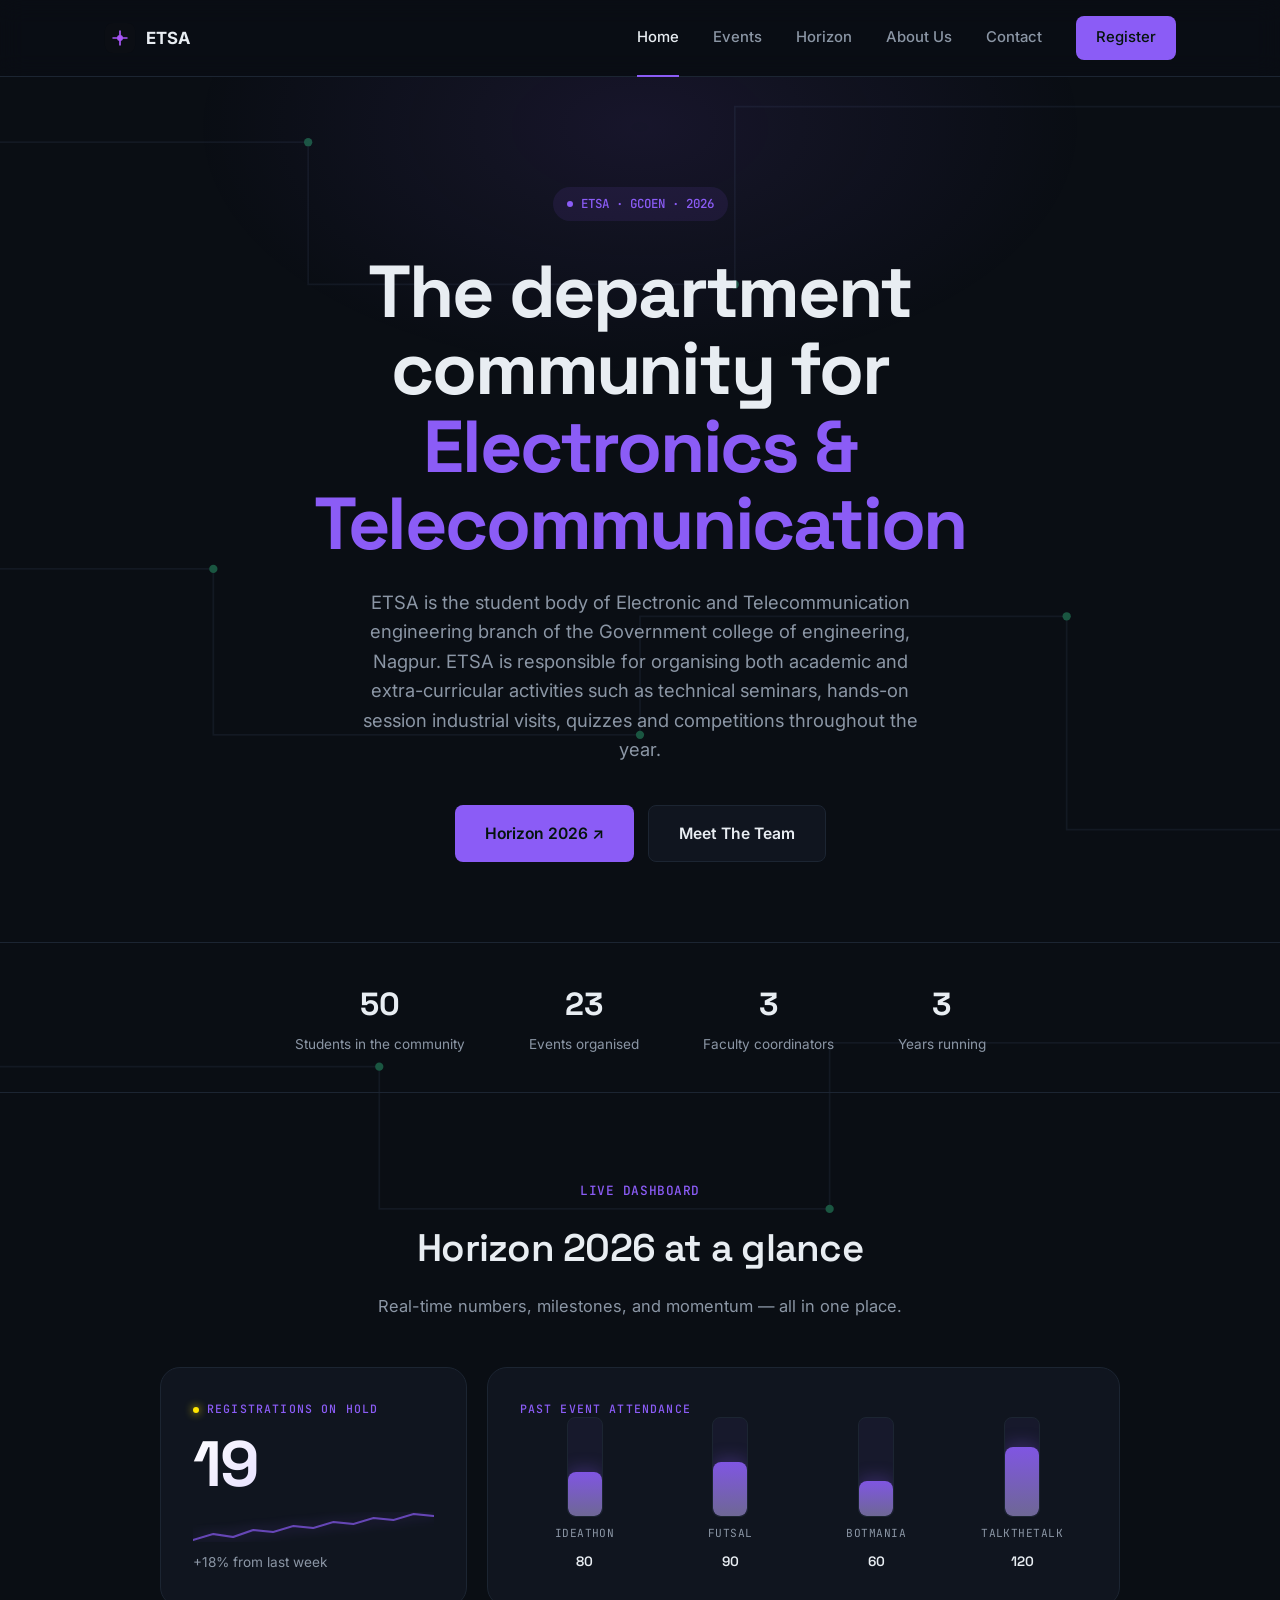
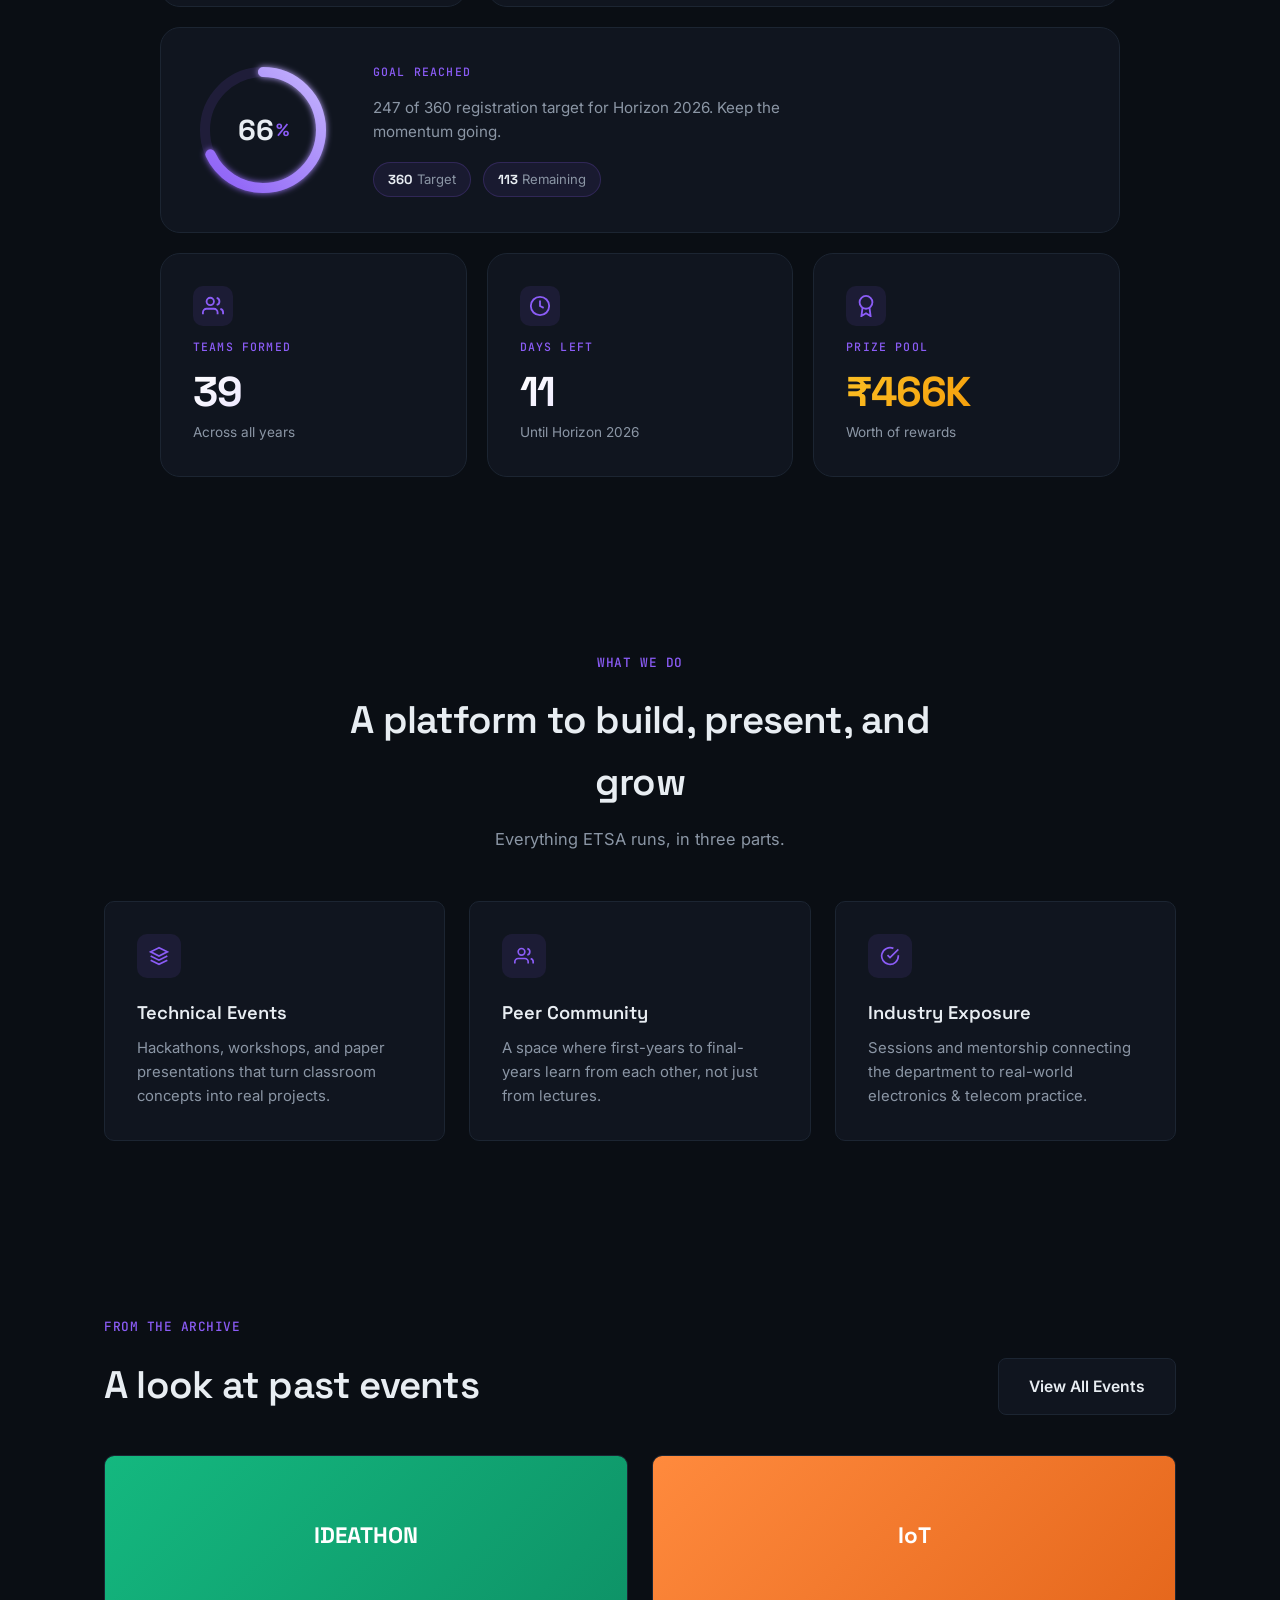
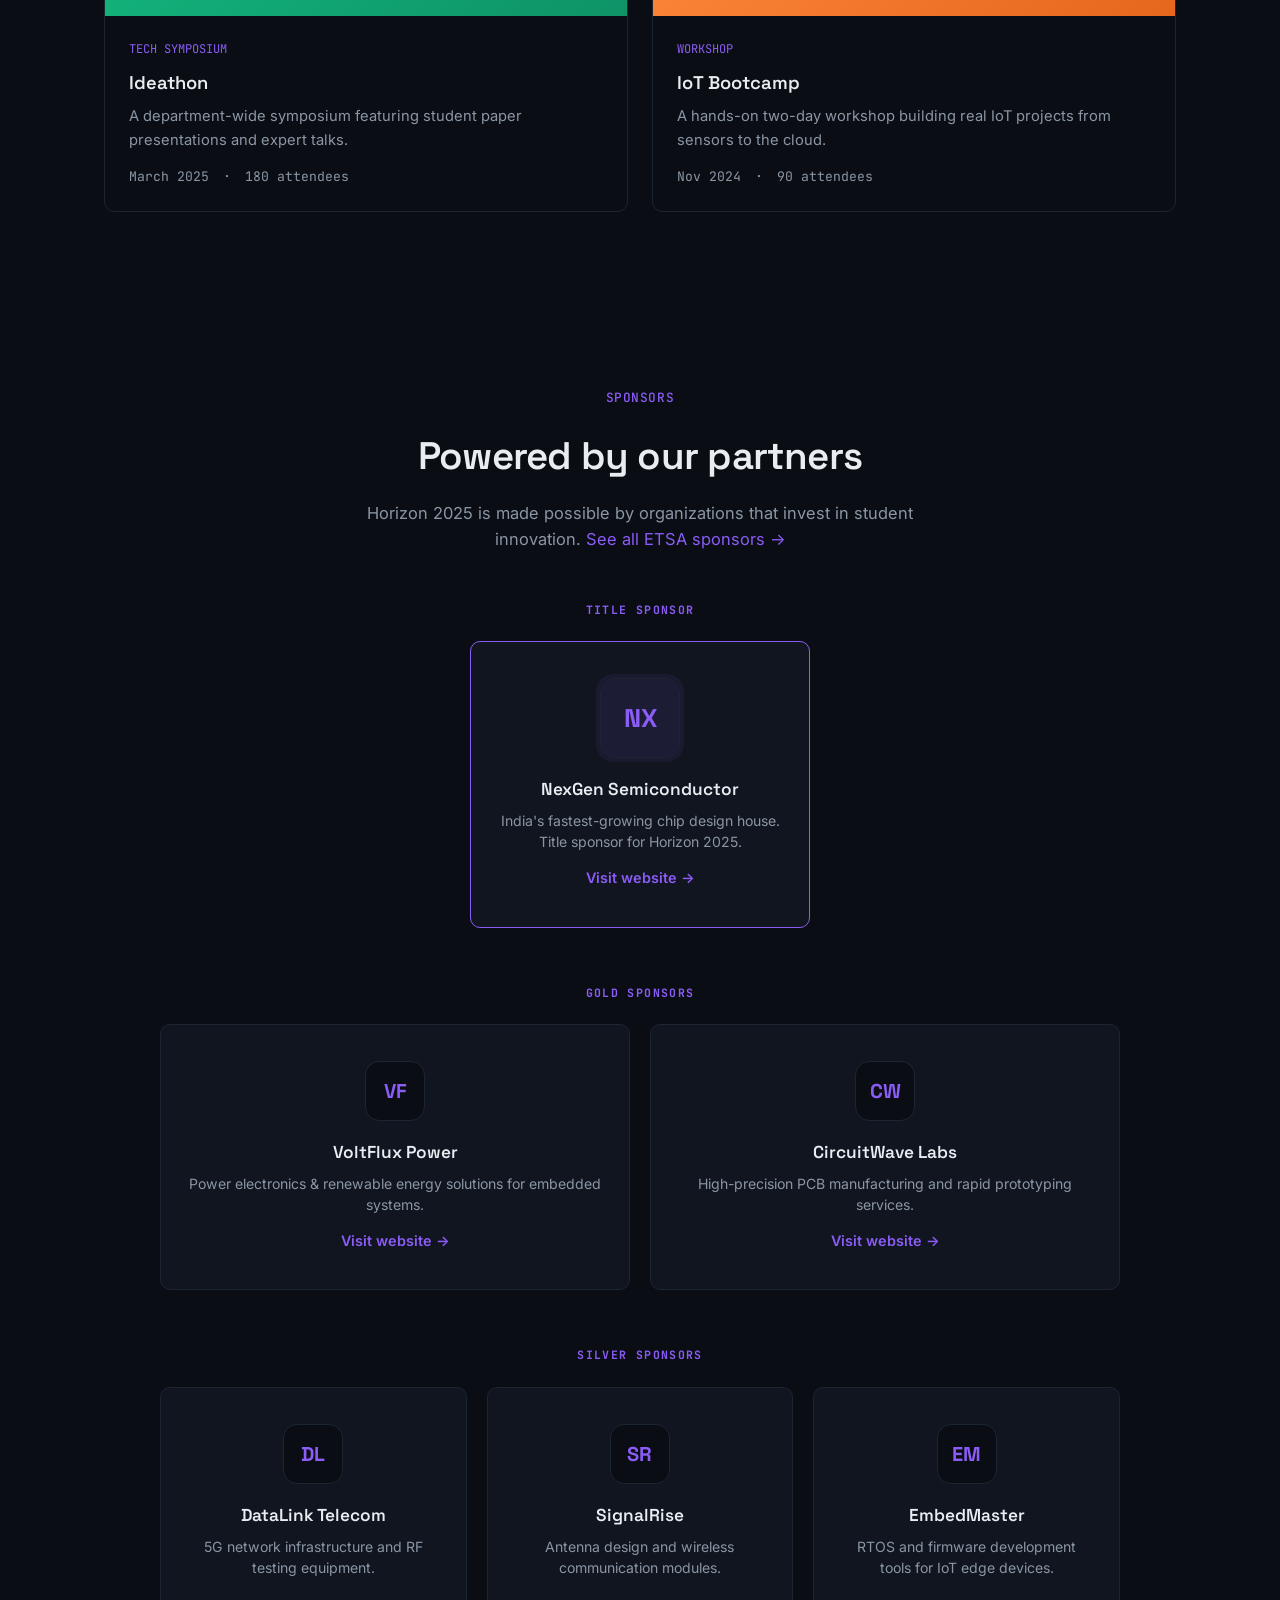
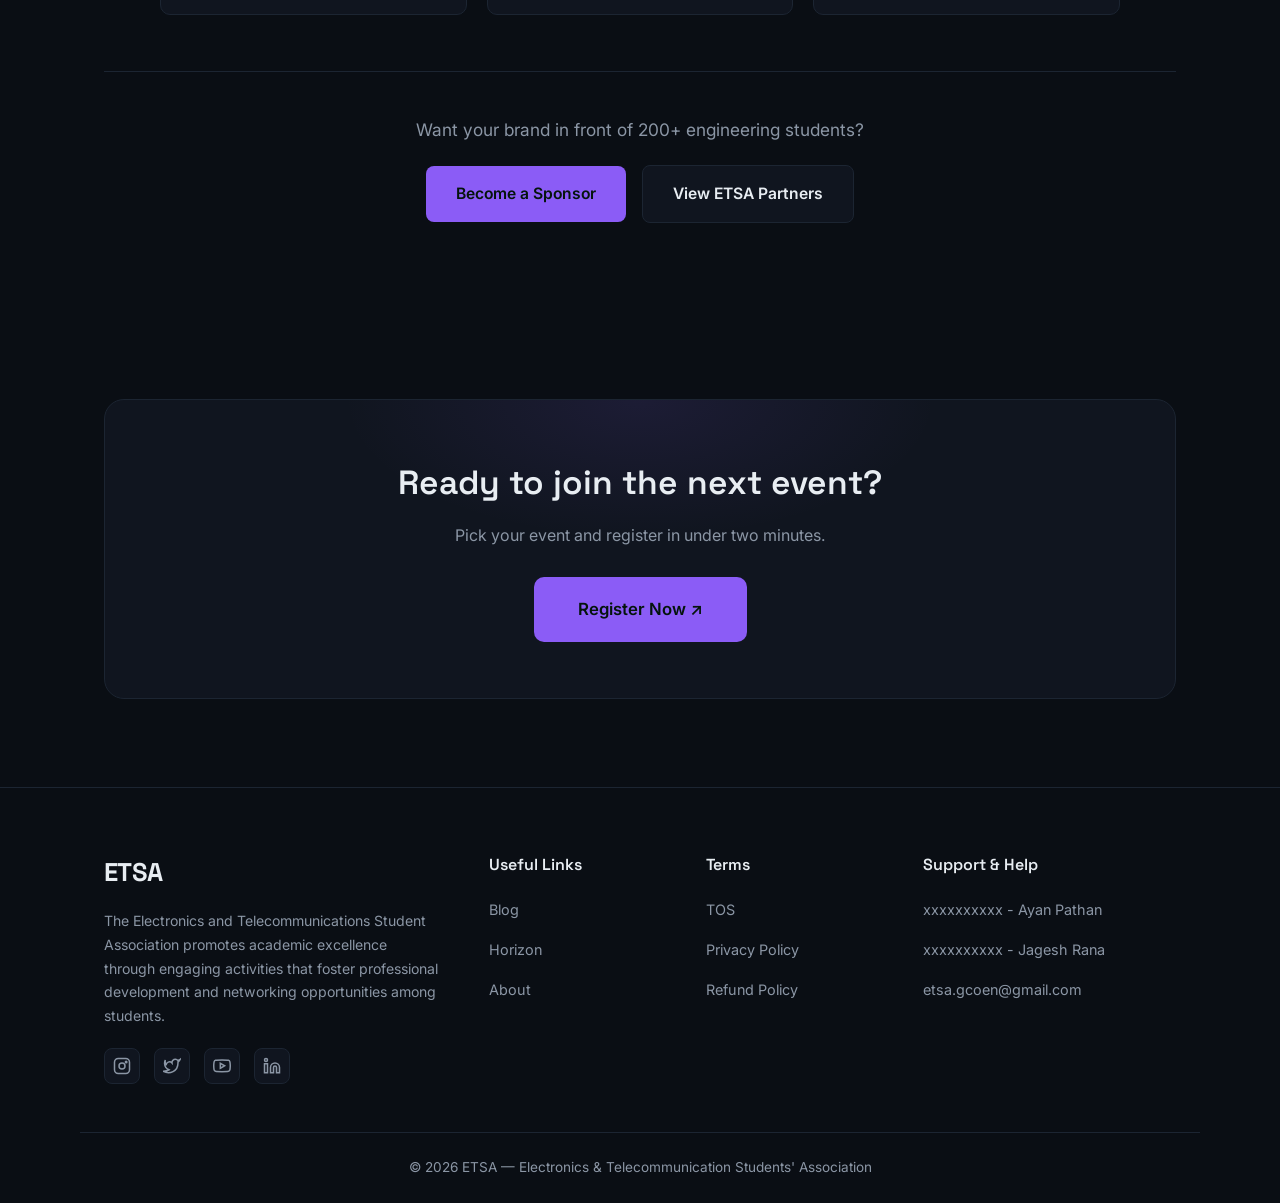
<file: index.html>
<!DOCTYPE html>
<html lang="en">
<head>
<meta charset="UTF-8">
<meta name="viewport" content="width=device-width, initial-scale=1.0">
<title>ETSA — Electronics &amp; Telecommunication Students' Association</title>
<meta name="description" content="ETSA — Electronics & Telecommunication Students' Association. Events, workshops, register now.">
<link rel="preconnect" href="https://fonts.googleapis.com">
<link href="https://fonts.googleapis.com/css2?family=Space+Grotesk:wght@400;500;600;700&family=JetBrains+Mono:wght@400;500&family=Inter:wght@400;500;600;700&display=swap" rel="stylesheet">
<link rel="stylesheet" href="style.css">
<style>
  .hero{padding:110px 0 80px; text-align:center; position:relative; overflow:hidden;}
  .hero::before{
    content:''; position:absolute; top:-200px; left:50%; transform:translateX(-50%);
    width:900px; height:500px; border-radius:50%;
    background:radial-gradient(ellipse, var(--signal-tint) 0%, transparent 70%); z-index:0; pointer-events:none;
  }
  .hero-inner{position:relative; z-index:1;}
  .eyebrow{
    display:inline-flex; align-items:center; gap:8px; font-family:'JetBrains Mono',monospace;
    font-size:0.78rem; color:var(--signal-deep); background:var(--signal-tint);
    padding:7px 14px; border-radius:20px; margin-bottom:32px; font-weight:500;
  }
  .eyebrow::before{content:''; width:6px;height:6px;border-radius:50%;background:var(--signal); animation:pulse 1.8s infinite;}
  @keyframes pulse{0%,100%{opacity:1;}50%{opacity:0.25;}}
  .hero h1{
    font-family:'Space Grotesk',sans-serif; font-weight:700; letter-spacing:-0.03em;
    font-size:clamp(2.6rem, 6vw, 4.6rem); line-height:1.05; max-width:840px; margin:0 auto;
  }
  .hero h1 .accent{color:var(--signal-deep);}
  .hero p.sub{max-width:560px; margin:26px auto 0; color:var(--ink-dim); font-size:1.15rem;}
  .hero-actions{display:flex; gap:14px; justify-content:center; margin-top:40px; flex-wrap:wrap;}
  .preview-row{display:flex; justify-content:space-between; align-items:flex-end; margin-bottom:40px; flex-wrap:wrap; gap:16px;}
</style>
</head>
<body>
<svg class="traces" viewBox="0 0 1080 1400" preserveAspectRatio="none" xmlns="http://www.w3.org/2000/svg">
  <path d="M0 120 H260 V240 H620 V90 H1080" stroke="#1c2532" stroke-width="1.5" fill="none"/>
  <path d="M0 480 H180 V620 H540 V520 H900 V700 H1080" stroke="#1c2532" stroke-width="1.5" fill="none"/>
  <path d="M0 900 H320 V1020 H700 V880 H1080" stroke="#1c2532" stroke-width="1.5" fill="none"/>
  <circle cx="260" cy="120" r="3.5" fill="#2a9d6e"/>
  <circle cx="620" cy="240" r="3.5" fill="#2a9d6e"/>
  <circle cx="180" cy="480" r="3.5" fill="#2a9d6e"/>
  <circle cx="540" cy="620" r="3.5" fill="#2a9d6e"/>
  <circle cx="900" cy="520" r="3.5" fill="#2a9d6e"/>
  <circle cx="320" cy="900" r="3.5" fill="#2a9d6e"/>
  <circle cx="700" cy="1020" r="3.5" fill="#2a9d6e"/>
</svg>

<header>
  <nav class="wrap">
    <div class="logo">
      <svg class="logo-mark" viewBox="0 0 34 34" fill="none">
        <rect x="1" y="1" width="32" height="32" rx="8" fill="#0b0e14"/>
        <path d="M17 9 V14.5 M17 19.5 V25 M9 17 H14.5 M19.5 17 H25" stroke="#A855F7" stroke-width="1.8"/>
        <circle cx="17" cy="17" r="3.2" fill="#A855F7"/>
      </svg>
      <span>ETSA</span>
    </div>
    <input type="checkbox" id="nav-check" class="nav-check">
    <label for="nav-check" class="nav-toggle" aria-label="Toggle menu">
      <span></span><span></span><span></span>
    </label>
    <div class="nav-links" id="nav-links">
      <a href="index.html" class="active">Home</a>
      <a href="events.html">Events</a>
      <a href="horizon.html">Horizon</a>
      <a href="about.html">About Us</a>
      <a href="contact.html">Contact</a>
      <a href="register.html" class="nav-cta">Register</a>
    </div>
    <label for="nav-check" class="nav-backdrop" aria-hidden="true"></label>
  </nav>
</header>

<section class="hero">
  <div class="wrap hero-inner">
    <span class="eyebrow"> ETSA · GCOEN · 2026</span>
    <h1>The department community for<br><span class="accent">Electronics &amp; Telecommunication</span></h1>
    <p class="sub">ETSA is the student body of Electronic and Telecommunication engineering branch of the Government college of engineering, Nagpur. ETSA is responsible for organising both academic and extra-curricular activities such as technical seminars, hands-on session industrial visits, quizzes and competitions throughout the year.</p>
    <div class="hero-actions">
      <a href="horizon.html" class="btn btn-primary">Horizon 2026 ↗</a>
      <a href="about.html" class="btn btn-ghost">Meet The Team</a>
    </div>
  </div>
</section>

<div class="stat-strip">
  <div class="stat-item"><div class="num">50</div><div class="lbl">Students in the community</div></div>
  <div class="stat-item"><div class="num">23</div><div class="lbl">Events organised</div></div>
  <div class="stat-item"><div class="num">3</div><div class="lbl">Faculty coordinators</div></div>
  <div class="stat-item"><div class="num">3</div><div class="lbl">Years running</div></div>
</div>

<section id="bento-dashboard">
  <div class="wrap">
    <div class="section-head center">
      <span class="section-tag mono">LIVE DASHBOARD</span>
      <h2 class="section-title">Horizon 2026 at a glance</h2>
      <p class="lead">Real-time numbers, milestones, and momentum — all in one place.</p>
    </div>

    <div class="bento-grid">
      <!-- Top Left: Big Registration Number -->
      <div class="bento-tile bento-tile-large" id="tile-registrations">
        <div class="tile-glow"></div>
        <div class="tile-content">
          <span class="tile-label mono">Registrations on hold</span>
          <div class="tile-number" data-target="20"></div>
          <div class="tile-sparkline">
            <svg viewBox="0 0 120 30" preserveAspectRatio="none">
              <polyline points="0,28 10,22 20,25 30,18 40,20 50,14 60,16 70,10 80,12 90,6 100,8 110,2 120,4" 
                fill="none" stroke="var(--signal)" stroke-width="2" stroke-linecap="round" stroke-linejoin="round"
                style="filter: drop-shadow(0 0 6px rgba(139,92,246,0.6));"/>
            </svg>
          </div>
          <p class="tile-caption">+18% from last week</p>
        </div>
      </div>

      <!-- Top Right: Mini Bar Chart -->
      <div class="bento-tile bento-tile-chart" id="tile-chart">
        <div class="tile-glow"></div>
        <div class="tile-content">
          <span class="tile-label mono">Past Event Attendance</span>
          <div class="mini-bar-chart">
            <div class="bar-group">
              <div class="bar-track"><div class="bar-fill" data-height="45%"></div></div>
              <span class="bar-name">Ideathon</span>
              <span class="bar-val">80</span>
            </div>
            <div class="bar-group">
              <div class="bar-track"><div class="bar-fill" data-height="55%"></div></div>
              <span class="bar-name">Futsal</span>
              <span class="bar-val">90</span>
            </div>
            <div class="bar-group">
              <div class="bar-track"><div class="bar-fill" data-height="35%"></div></div>
              <span class="bar-name">BotMania</span>
              <span class="bar-val">60</span>
            </div>
            <div class="bar-group">
              <div class="bar-track"><div class="bar-fill" data-height="70%"></div></div>
              <span class="bar-name">TalkTheTalk</span>
              <span class="bar-val">120</span>
            </div>
          </div>
        </div>
      </div>

      <!--Progress Ring -->
      <div class="bento-tile bento-tile-wide" id="tile-progress">
        <div class="tile-glow"></div>
        <div class="tile-content progress-layout">
          <div class="progress-ring-wrap">
            <svg class="progress-ring" viewBox="0 0 140 140">
              <defs>
                <linearGradient id="ringGrad" x1="0%" y1="0%" x2="100%" y2="100%">
                  <stop offset="0%" stop-color="#8b5cf6"/>
                  <stop offset="100%" stop-color="#c4b5fd"/>
                </linearGradient>
                <filter id="ringGlow">
                  <feGaussianBlur stdDeviation="3" result="blur"/>
                  <feMerge><feMergeNode in="blur"/><feMergeNode in="SourceGraphic"/></feMerge>
                </filter>
              </defs>
              <circle class="progress-track" cx="70" cy="70" r="58"/>
              <circle class="progress-fill" cx="70" cy="70" r="58" stroke="url(#ringGrad)" 
                stroke-dasharray="364.4" stroke-dashoffset="364.4" filter="url(#ringGlow)"/>
            </svg>
            <div class="progress-text">
              <span class="progress-percent" data-target="70">0</span><span class="progress-sym">%</span>
            </div>
          </div>
          <div class="progress-info">
            <span class="tile-label mono">Goal Reached</span>
            <p class="progress-desc">247 of 360 registration target for Horizon 2026. Keep the momentum going.</p>
            <div class="progress-meta">
              <span class="meta-pill"><strong>360</strong> Target</span>
              <span class="meta-pill"><strong>113</strong> Remaining</span>
            </div>
          </div>
        </div>
      </div>

      <!-- Bottom Row: 3 Small Tiles -->
      <div class="bento-tile bento-tile-small" id="tile-teams">
        <div class="tile-glow"></div>
        <div class="tile-content">
          <div class="small-icon">
            <svg width="22" height="22" viewBox="0 0 24 24" fill="none" stroke="currentColor" stroke-width="2">
              <path d="M17 21v-2a4 4 0 0 0-4-4H5a4 4 0 0 0-4 4v2"/><circle cx="9" cy="7" r="4"/>
              <path d="M23 21v-2a4 4 0 0 0-3-3.87M16 3.13a4 4 0 0 1 0 7.75"/>
            </svg>
          </div>
          <span class="tile-label mono">Teams Formed</span>
          <div class="tile-number small" data-target="42">0</div>
          <p class="tile-caption">Across all years</p>
        </div>
      </div>

      <div class="bento-tile bento-tile-small" id="tile-days">
        <div class="tile-glow"></div>
        <div class="tile-content">
          <div class="small-icon">
            <svg width="22" height="22" viewBox="0 0 24 24" fill="none" stroke="currentColor" stroke-width="2">
              <circle cx="12" cy="12" r="10"/><polyline points="12 6 12 12 16 14"/>
            </svg>
          </div>
          <span class="tile-label mono">Days Left</span>
          <div class="tile-number small" data-target="12">0</div>
          <p class="tile-caption">Until Horizon 2026</p>
        </div>
      </div>

      <div class="bento-tile bento-tile-small" id="tile-prizes">
        <div class="tile-glow"></div>
        <div class="tile-content">
          <div class="small-icon">
            <svg width="22" height="22" viewBox="0 0 24 24" fill="none" stroke="currentColor" stroke-width="2">
              <circle cx="12" cy="8" r="7"/><polyline points="8.21 13.89 7 23 12 20 17 23 15.79 13.88"/>
            </svg>
          </div>
          <span class="tile-label mono">Prize Pool</span>
          <div class="tile-number small prize-text" data-target="500" data-prefix="₹" data-suffix="K">₹0K</div>
          <p class="tile-caption">Worth of rewards</p>
        </div>
      </div>
    </div>
  </div>
</section>

<script>
(function(){
  // Animate numbers counting up
  function animateNumber(el, duration){
    const target = parseInt(el.dataset.target, 10);
    const prefix = el.dataset.prefix || '';
    const suffix = el.dataset.suffix || '';
    const start = performance.now();
    function tick(now){
      const p = Math.min((now - start) / duration, 1);
      const eased = 1 - Math.pow(1 - p, 4); // easeOutQuart
      const current = Math.round(eased * target);
      el.textContent = prefix + current + suffix;
      if(p < 1) requestAnimationFrame(tick);
    }
    requestAnimationFrame(tick);
  }

  // Intersection Observer to trigger animations when scrolled into view
  const observer = new IntersectionObserver((entries) => {
    entries.forEach(entry => {
      if(entry.isIntersecting){
        const tile = entry.target;
        tile.classList.add('tile-visible');

        // Animate numbers
        tile.querySelectorAll('.tile-number[data-target]').forEach(el => {
          if(!el.classList.contains('animated')){
            el.classList.add('animated');
            animateNumber(el, 1800);
          }
        });

        // Animate bar chart
        tile.querySelectorAll('.bar-fill').forEach(bar => {
          bar.style.height = bar.dataset.height;
        });

        // Animate progress ring
        const ring = tile.querySelector('.progress-fill');
        if(ring && !ring.classList.contains('animated')){
          ring.classList.add('animated');
          // 68% of 364.4 circumference = ~116.6 offset
          const circumference = 2 * Math.PI * 58; // ~364.4
          const offset = circumference - (0.68 * circumference);
          ring.style.strokeDashoffset = offset;

          // Animate percentage text
          const pctEl = tile.querySelector('.progress-percent');
          if(pctEl && !pctEl.classList.contains('animated')){
            pctEl.classList.add('animated');
            animateNumber(pctEl, 2000);
          }
        }
      }
    });
  }, { threshold: 0.2 });

  document.querySelectorAll('.bento-tile').forEach(tile => observer.observe(tile));
})();
</script>

<section>
  <div class="wrap">
    <div class="section-head center">
      <span class="section-tag mono">WHAT WE DO</span>
      <h2 class="section-title">A platform to build, present, and grow</h2>
      <p class="lead">Everything ETSA runs, in three parts.</p>
    </div>
    <div class="feature-grid">
      <div class="feature-card">
        <div class="icon"><svg width="20" height="20" viewBox="0 0 24 24" fill="none" stroke="currentColor" stroke-width="2"><path d="M12 2L2 7l10 5 10-5-10-5z"/><path d="M2 17l10 5 10-5M2 12l10 5 10-5"/></svg></div>
        <h3>Technical Events</h3>
        <p>Hackathons, workshops, and paper presentations that turn classroom concepts into real projects.</p>
      </div>
      <div class="feature-card">
        <div class="icon"><svg width="20" height="20" viewBox="0 0 24 24" fill="none" stroke="currentColor" stroke-width="2"><path d="M17 21v-2a4 4 0 0 0-4-4H5a4 4 0 0 0-4 4v2"/><circle cx="9" cy="7" r="4"/><path d="M23 21v-2a4 4 0 0 0-3-3.87M16 3.13a4 4 0 0 1 0 7.75"/></svg></div>
        <h3>Peer Community</h3>
        <p>A space where first-years to final-years learn from each other, not just from lectures.</p>
      </div>
      <div class="feature-card">
        <div class="icon"><svg width="20" height="20" viewBox="0 0 24 24" fill="none" stroke="currentColor" stroke-width="2"><path d="M22 11.08V12a10 10 0 1 1-5.93-9.14"/><path d="M22 4L12 14.01l-3-3"/></svg></div>
        <h3>Industry Exposure</h3>
        <p>Sessions and mentorship connecting the department to real-world electronics &amp; telecom practice.</p>
      </div>
    </div>
  </div>
</section>

<section>
  <div class="wrap">
    <div class="preview-row">
      <div>
        <span class="section-tag mono">FROM THE ARCHIVE</span>
        <h2 class="section-title" style="margin-bottom:0;">A look at past events</h2>
      </div>
      <a href="events.html" class="btn btn-ghost">View All Events</a>
    </div>
    <div class="event-grid">
      <div class="event-card">
        <div class="thumb" style="background:linear-gradient(135deg,#14b87f,#0e9367);">IDEATHON</div>
        <div class="body">
          <span class="tag mono">TECH SYMPOSIUM</span>
          <h3>Ideathon</h3>
          <p>A department-wide symposium featuring student paper presentations and expert talks.</p>
          <div class="meta"><span>March 2025</span><span>·</span><span>180 attendees</span></div>
        </div>
      </div>
      <div class="event-card">
        <div class="thumb" style="background:linear-gradient(135deg,#ff8a3d,#e5671c);">IoT</div>
        <div class="body">
          <span class="tag mono">WORKSHOP</span>
          <h3>IoT Bootcamp</h3>
          <p>A hands-on two-day workshop building real IoT projects from sensors to the cloud.</p>
          <div class="meta"><span>Nov 2024</span><span>·</span><span>90 attendees</span></div>
        </div>
      </div>
    </div>
  </div>
</section>
<section>
  <div class="wrap">
    <div class="section-head center">
      <span class="section-tag mono">SPONSORS</span>
      <h2 class="section-title">Powered by our partners</h2>
      <p class="lead">Horizon 2025 is made possible by organizations that invest in student innovation. <a href="index.html#sponsors" style="color:var(--signal-deep);">See all ETSA sponsors →</a></p>
    </div>
    <div class="sponsor-grid">
      <div class="sponsor-tier">
        <h3 class="tier-label mono">Title Sponsor</h3>
        <div class="sponsor-card title">
          <div class="sponsor-logo">NX</div>
          <h4>NexGen Semiconductor</h4>
          <p>India's fastest-growing chip design house. Title sponsor for Horizon 2025.</p>
          <a class="link" href="#" target="_blank" rel="noopener">Visit website →</a>
        </div>
      </div>
      <div class="sponsor-tier">
        <h3 class="tier-label mono">Gold Sponsors</h3>
        <div class="sponsor-row">
          <div class="sponsor-card">
            <div class="sponsor-logo">VF</div>
            <h4>VoltFlux Power</h4>
            <p>Power electronics &amp; renewable energy solutions for embedded systems.</p>
            <a class="link" href="#" target="_blank" rel="noopener">Visit website →</a>
          </div>
          <div class="sponsor-card">
            <div class="sponsor-logo">CW</div>
            <h4>CircuitWave Labs</h4>
            <p>High-precision PCB manufacturing and rapid prototyping services.</p>
            <a class="link" href="#" target="_blank" rel="noopener">Visit website →</a>
          </div>
        </div>
      </div>
      <div class="sponsor-tier">
        <h3 class="tier-label mono">Silver Sponsors</h3>
        <div class="sponsor-row">
          <div class="sponsor-card">
            <div class="sponsor-logo">DL</div>
            <h4>DataLink Telecom</h4>
            <p>5G network infrastructure and RF testing equipment.</p>
          </div>
          <div class="sponsor-card">
            <div class="sponsor-logo">SR</div>
            <h4>SignalRise</h4>
            <p>Antenna design and wireless communication modules.</p>
          </div>
          <div class="sponsor-card">
            <div class="sponsor-logo">EM</div>
            <h4>EmbedMaster</h4>
            <p>RTOS and firmware development tools for IoT edge devices.</p>
          </div>
        </div>
      </div>
    </div>
    <div class="sponsor-cta">
      <p>Want your brand in front of 200+ engineering students?</p>
      <a href="https://www.instagram.com/etsa.gcoen/" class="btn btn-primary">Become a Sponsor</a>
      <a href="index.html#sponsors" class="btn btn-ghost">View ETSA Partners</a>
    </div>
  </div>
</section>


<section>
  
  <div class="wrap">
    <div class="cta-band">
      <h2>Ready to join the next event?</h2>
      <p>Pick your event and register in under two minutes.</p>
      <a href="register.html" class="btn btn-primary btn-big">Register Now ↗</a>
    </div>
  </div>
</section>

<footer>
  <div class="wrap footer-grid">
    <div class="footer-brand">
      <div class="footer-logo-text">ETSA</div>
      <p>The Electronics and Telecommunications Student Association promotes academic excellence through engaging activities that foster professional development and networking opportunities among students.</p>
      <div class="footer-socials">
        <a href="https://www.instagram.com/etsa.gcoen/" aria-label="Instagram" target="_blank" rel="noopener">
          <svg width="18" height="18" viewBox="0 0 24 24" fill="none" stroke="currentColor" stroke-width="2"><rect x="2" y="2" width="20" height="20" rx="5"/><circle cx="12" cy="12" r="4"/><circle cx="17.5" cy="6.5" r="1"/></svg>
        </a>
        <a href="#" aria-label="Twitter">
          <svg width="18" height="18" viewBox="0 0 24 24" fill="none" stroke="currentColor" stroke-width="2"><path d="M23 3a10.9 10.9 0 0 1-3.14 1.53A4.48 4.48 0 0 0 12 8a4.48 4.48 0 0 0-7.86 3.14A12.94 12.94 0 0 1 3 4s-4 9 5 13a13.64 13.64 0 0 1-8 2c9 5 20 0 20-11.5a4.5 4.5 0 0 0-.08-.83A7.72 7.72 0 0 0 23 3z"/></svg>
        </a>
        <a href="#" aria-label="YouTube">
          <svg width="18" height="18" viewBox="0 0 24 24" fill="none" stroke="currentColor" stroke-width="2"><path d="M22.54 6.42a2.78 2.78 0 0 0-1.94-2C18.88 4 12 4 12 4s-6.88 0-8.6.46a2.78 2.78 0 0 0-1.94 2A29 29 0 0 0 1 11.75a29 29 0 0 0 .46 5.33A2.78 2.78 0 0 0 3.4 19.1C5.12 19.56 12 19.56 12 19.56s6.88 0 8.6-.46a2.78 2.78 0 0 0 1.94-2A29 29 0 0 0 23 11.75a29 29 0 0 0-.46-5.33z"/><polygon points="9.75 15.02 15.5 11.75 9.75 8.48 9.75 15.02"/></svg>
        </a>
        <a href="https://www.linkedin.com/in/etsa-gcoen-025bbb23a/" aria-label="LinkedIn" target="_blank" rel="noopener">
          <svg width="18" height="18" viewBox="0 0 24 24" fill="none" stroke="currentColor" stroke-width="2"><path d="M16 8a6 6 0 0 1 6 6v7h-4v-7a2 2 0 0 0-4 0v7h-4v-7a6 6 0 0 1 6-6z"/><rect x="2" y="9" width="4" height="12"/><circle cx="4" cy="4" r="2"/></svg>
        </a>
      </div>
    </div>
    <div class="footer-col">
      <h4>Useful Links</h4>
      <ul>
        <li><a href="#">Blog</a></li>
        <li><a href="horizon.html">Horizon</a></li>
        <li><a href="about.html">About</a></li>
      </ul>
    </div>
    <div class="footer-col">
      <h4>Terms</h4>
      <ul>
        <li><a href="#">TOS</a></li>
        <li><a href="#">Privacy Policy</a></li>
        <li><a href="#">Refund Policy</a></li>
      </ul>
    </div>
    <div class="footer-col">
      <h4>Support &amp; Help</h4>
      <ul>
        <li><a href="tel:7774973903">xxxxxxxxxx - Ayan Pathan</a></li>
        <li><a href="tel:9921707207">xxxxxxxxxx - Jagesh Rana</a></li>
        <li><a href="mailto:etsa.gcoen@gmail.com">etsa.gcoen@gmail.com</a></li>
      </ul>
    </div>
  </div>
  <div class="wrap footer-bottom">
    <div class="footer-note">© 2026 ETSA — Electronics &amp; Telecommunication Students' Association</div>
  </div>
</footer>


<script>
  //  how many hours the hackathon runs
  var HACKATHON_DURATION_HOURS = 8 ;

  // HOW THIS WORKS:
  // - If the page URL has ?start=169999999999 in it, the timer reads
  //   that exact moment as the real start time (this is what happens
  //   for participants who open the link the organizer shares).
  // - If there's NO ?start= in the URL, a "Start Hackathon Now" button
  //   is shown. The organizer clicks it the moment the event begins.
  //   This creates a special link (with ?start= added) that they then
  //   copy and share with everyone so all timers match exactly.
 

  var HACKATHON_START = null;
  var HACKATHON_END = null;
  var timerIntervalHandle = null;

  function pad(n){ return String(n).padStart(2, '0'); }

  function beginTimerFrom(startTimestamp){
    HACKATHON_START = new Date(startTimestamp);
    HACKATHON_END = new Date(HACKATHON_START.getTime() + HACKATHON_DURATION_HOURS * 60 * 60 * 1000);
    updateHackathonTimer();
    if(timerIntervalHandle) clearInterval(timerIntervalHandle);
    timerIntervalHandle = setInterval(updateHackathonTimer, 1000);
  }

  function updateHackathonTimer(){
    var now = new Date();
    var statusBadge = document.getElementById('timer-status-badge');
    var contextLabel = document.getElementById('timer-context-label');
    var progressWrap = document.getElementById('timer-progress-wrap');
    var progressFill = document.getElementById('timer-progress-fill');
    var progressPct = document.getElementById('timer-progress-pct');
    var display = document.getElementById('timer-display');
    if(!statusBadge || !HACKATHON_START) return;

    var remaining;

    if(now < HACKATHON_START){
      statusBadge.textContent = 'STARTS SOON';
      contextLabel.textContent = 'Time until the hackathon begins';
      progressWrap.style.display = 'none';
      remaining = HACKATHON_START - now;
    } else if(now >= HACKATHON_START && now < HACKATHON_END){
      statusBadge.textContent = 'LIVE NOW';
      contextLabel.textContent = 'Time remaining in the hackathon';
      progressWrap.style.display = 'block';
      remaining = HACKATHON_END - now;

      var totalDuration = HACKATHON_END - HACKATHON_START;
      var elapsed = now - HACKATHON_START;
      var pct = Math.min(100, Math.max(0, (elapsed / totalDuration) * 100));
      progressFill.style.width = pct.toFixed(1) + '%';
      progressPct.textContent = Math.round(pct) + '% complete';
    } else {
      statusBadge.textContent = 'ENDED';
      display.innerHTML = '<div class="timer-ended">Hackathon has ended — thanks for participating!</div>';
      contextLabel.textContent = 'See you at the next one';
      progressWrap.style.display = 'block';
      progressFill.style.width = '100%';
      progressPct.textContent = '100% complete';
      clearInterval(timerIntervalHandle);
      return;
    }

    var totalSeconds = Math.floor(remaining / 1000);
    var hh = Math.floor(totalSeconds / 3600);
    var mm = Math.floor((totalSeconds % 3600) / 60);
    var ss = totalSeconds % 60;

    var hhEl = document.getElementById('tm-hh');
    var mmEl = document.getElementById('tm-mm');
    var ssEl = document.getElementById('tm-ss');
    if(hhEl){ hhEl.textContent = pad(hh); }
    if(mmEl){ mmEl.textContent = pad(mm); }
    if(ssEl){ ssEl.textContent = pad(ss); }
  }

  // ---- Check the URL for an existing start time ----
  var urlParams = new URLSearchParams(window.location.search);
  var startParam = urlParams.get('start');

  if(startParam){
    // This visitor opened a link that already has the start time in it
    document.getElementById('organizer-controls').style.display = 'none';
    beginTimerFrom(parseInt(startParam, 10));
  } else {
    // No start time yet — show the organizer's "Start" button
    document.getElementById('start-hackathon-btn').addEventListener('click', function(){
      var nowTimestamp = Date.now();

      // Build a shareable link with ?start= added
      var shareUrl = window.location.origin + window.location.pathname + '?start=' + nowTimestamp;

      // Update this browser's own address bar too (optional, doesn't reload the page)
      window.history.replaceState({}, '', shareUrl);

      // Show link to the organizer can copy it
      document.getElementById('start-hackathon-btn').style.display = 'none';
      document.getElementById('share-url-box').style.display = 'block';
      document.getElementById('share-url-input').value = shareUrl;

      beginTimerFrom(nowTimestamp);
    });

    document.getElementById('copy-url-btn').addEventListener('click', function(){
      var input = document.getElementById('share-url-input');
      input.select();
      navigator.clipboard.writeText(input.value).then(function(){
        var btn = document.getElementById('copy-url-btn');
        var original = btn.textContent;
        btn.textContent = 'Copied ✓';
        setTimeout(function(){ btn.textContent = original; }, 1500);
      });
    });
  }
</script>

</body>
</html>
</file>
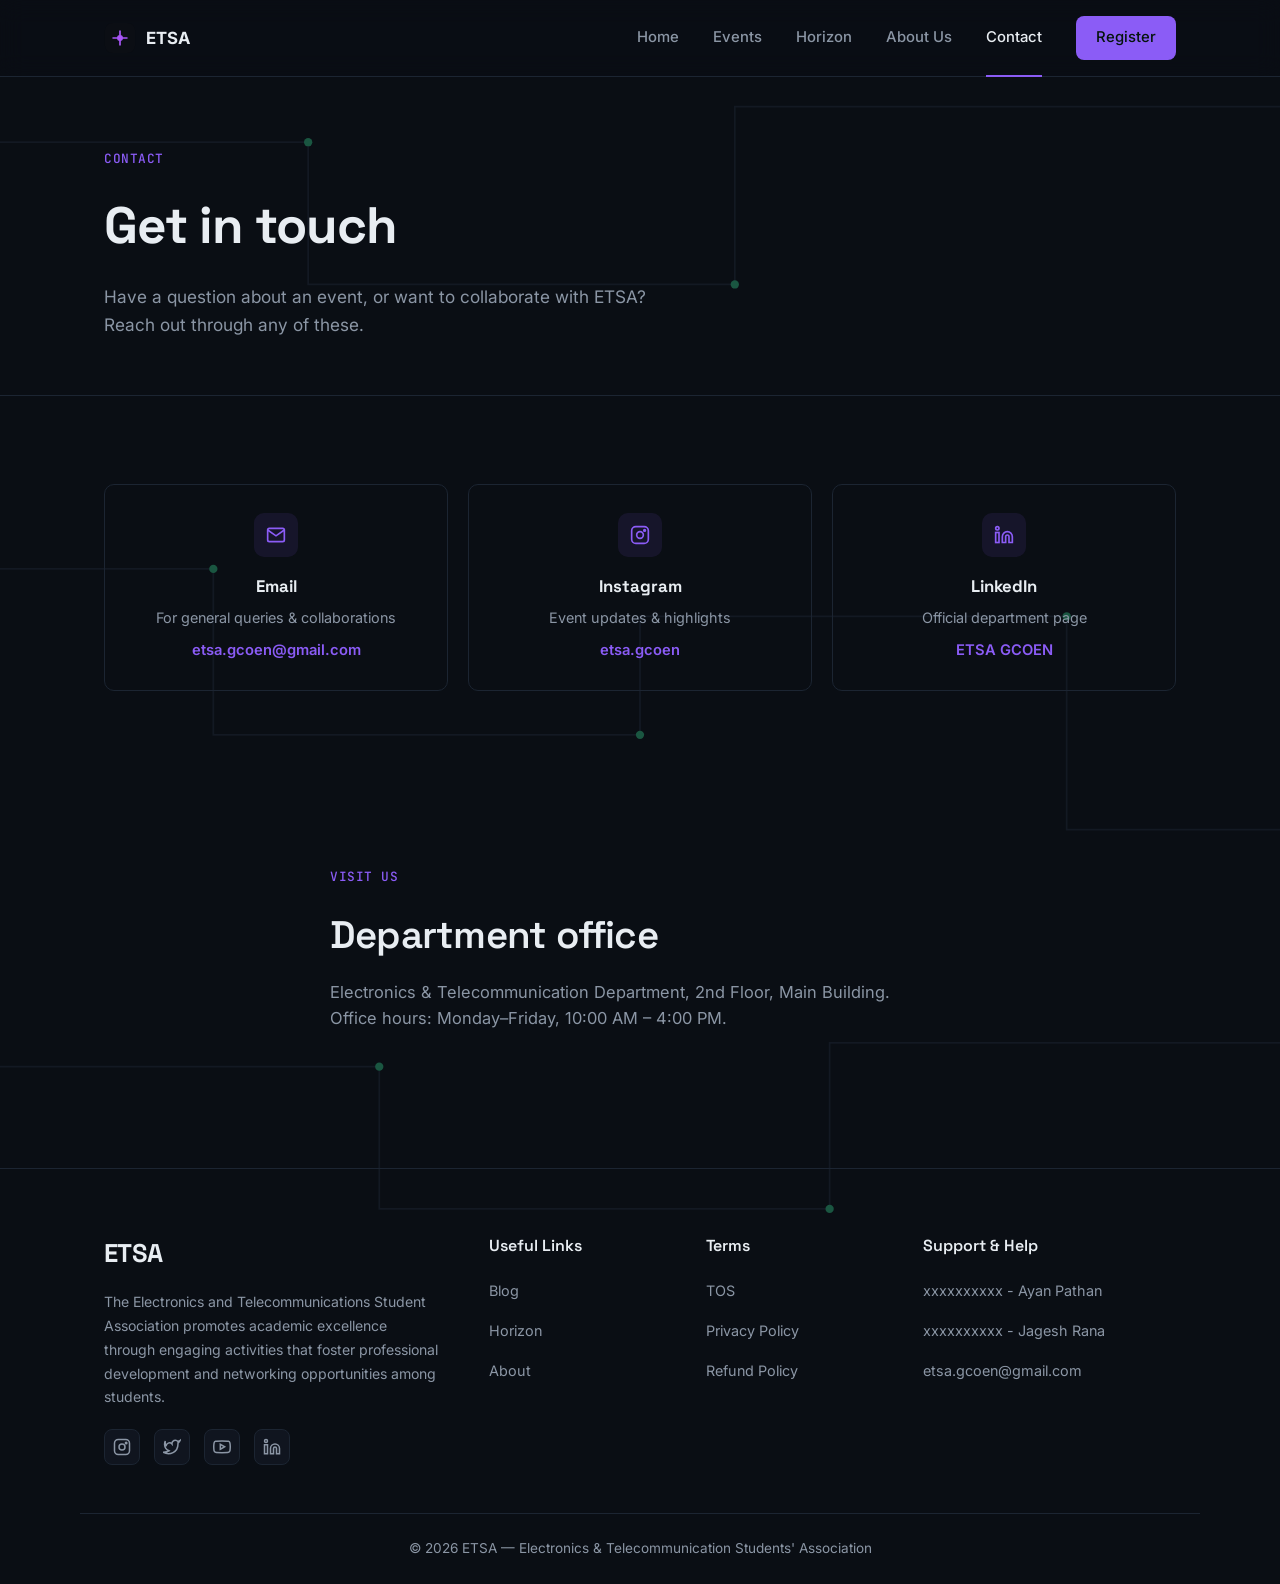
<file: contact.html>
<!DOCTYPE html>
<html lang="en">
<head>
<meta charset="UTF-8">
<meta name="viewport" content="width=device-width, initial-scale=1.0">
<title>Contact — ETSA</title>
<link rel="preconnect" href="https://fonts.googleapis.com">
<link href="https://fonts.googleapis.com/css2?family=Space+Grotesk:wght@400;500;600;700&family=JetBrains+Mono:wght@400;500&family=Inter:wght@400;500;600;700&display=swap" rel="stylesheet">
<link rel="stylesheet" href="style.css">
</head>
<body>
<svg class="traces" viewBox="0 0 1080 1400" preserveAspectRatio="none" xmlns="http://www.w3.org/2000/svg">
  <path d="M0 120 H260 V240 H620 V90 H1080" stroke="#1c2532" stroke-width="1.5" fill="none"/>
  <path d="M0 480 H180 V620 H540 V520 H900 V700 H1080" stroke="#1c2532" stroke-width="1.5" fill="none"/>
  <path d="M0 900 H320 V1020 H700 V880 H1080" stroke="#1c2532" stroke-width="1.5" fill="none"/>
  <circle cx="260" cy="120" r="3.5" fill="#2a9d6e"/>
  <circle cx="620" cy="240" r="3.5" fill="#2a9d6e"/>
  <circle cx="180" cy="480" r="3.5" fill="#2a9d6e"/>
  <circle cx="540" cy="620" r="3.5" fill="#2a9d6e"/>
  <circle cx="900" cy="520" r="3.5" fill="#2a9d6e"/>
  <circle cx="320" cy="900" r="3.5" fill="#2a9d6e"/>
  <circle cx="700" cy="1020" r="3.5" fill="#2a9d6e"/>
</svg>

<header>
  <nav class="wrap">
    <div class="logo">
      <svg class="logo-mark" viewBox="0 0 34 34" fill="none">
        <rect x="1" y="1" width="32" height="32" rx="8" fill="#0b0e14"/>
        <path d="M17 9 V14.5 M17 19.5 V25 M9 17 H14.5 M19.5 17 H25" stroke="#A855F7" stroke-width="1.8"/>
        <circle cx="17" cy="17" r="3.2" fill="#A855F7"/>
      </svg>
      <span>ETSA</span>
    </div>
    <input type="checkbox" id="nav-check" class="nav-check">
    <label for="nav-check" class="nav-toggle" aria-label="Toggle menu">
      <span></span><span></span><span></span>
    </label>
    <div class="nav-links" id="nav-links">
      <a href="index.html">Home</a>
      <a href="events.html">Events</a>
      <a href="horizon.html">Horizon</a>
      <a href="about.html">About Us</a>
      <a href="contact.html" class="active">Contact</a>
      <a href="register.html" class="nav-cta">Register</a>
    </div>
    <label for="nav-check" class="nav-backdrop" aria-hidden="true"></label>
  </nav>
</header>

<section class="page-hero">
  <div class="wrap">
    <span class="section-tag mono">CONTACT</span>
    <h1 class="page-title">Get in touch</h1>
    <p class="sub">Have a question about an event, or want to collaborate with ETSA? Reach out through any of these.</p>
  </div>
</section>

<section>
  <div class="wrap">
    <div class="contact-grid">
      <div class="contact-card">
        <div class="icon"><svg width="20" height="20" viewBox="0 0 24 24" fill="none" stroke="currentColor" stroke-width="2"><path d="M4 4h16v16H4z" opacity="0"/><path d="M22 6l-10 7L2 6"/><rect x="2" y="4" width="20" height="16" rx="2"/></svg></div>
        <h3>Email</h3>
        <p>For general queries &amp; collaborations</p>
        <!-- EDIT: your real email -->
        <a class="link" href="mailto:etsa.department@example.edu">etsa.gcoen@gmail.com</a>
      </div>
      <div class="contact-card">
        <div class="icon"><svg width="20" height="20" viewBox="0 0 24 24" fill="none" stroke="currentColor" stroke-width="2"><rect x="2" y="2" width="20" height="20" rx="5"/><circle cx="12" cy="12" r="4"/><circle cx="17.5" cy="6.5" r="1"/></svg></div>
        <h3>Instagram</h3>
        <p>Event updates &amp; highlights</p>
        <!-- EDIT: your real Instagram link -->
        <a class="link" href="https://www.instagram.com/etsa.gcoen/" target="_blank" rel="noopener">
        etsa.gcoen</a>
      </div>
      <div class="contact-card">
        <div class="icon"><svg width="20" height="20" viewBox="0 0 24 24" fill="none" stroke="currentColor" stroke-width="2"><path d="M16 8a6 6 0 0 1 6 6v7h-4v-7a2 2 0 0 0-4 0v7h-4v-7a6 6 0 0 1 6-6z"/><rect x="2" y="9" width="4" height="12"/><circle cx="4" cy="4" r="2"/></svg></div>
        <h3>LinkedIn</h3>
        <p>Official department page</p>
        <!-- EDIT: your real LinkedIn link -->
        <a class="link" href="https://www.linkedin.com/in/etsa-gcoen-025bbb23a/" target="_blank" rel="noopener">ETSA GCOEN</a>
      </div>
    </div>
  </div>
</section>

<section>
  <div class="wrap">
    <div class="section-head">
      <span class="section-tag mono">VISIT US</span>
      <h2 class="section-title">Department office</h2>
      <p class="lead">
        <!-- EDIT: your real address/room number -->
        Electronics &amp; Telecommunication Department, 2nd Floor, Main Building.<br>
        Office hours: Monday–Friday, 10:00 AM – 4:00 PM.
      </p>
    </div>
  </div>
</section>

<footer>
  <div class="wrap footer-grid">
    <div class="footer-brand">
      <div class="footer-logo-text">ETSA</div>
      <p>The Electronics and Telecommunications Student Association promotes academic excellence through engaging activities that foster professional development and networking opportunities among students.</p>
      <div class="footer-socials">
        <a href="https://www.instagram.com/etsa.gcoen/" aria-label="Instagram" target="_blank" rel="noopener">
          <svg width="18" height="18" viewBox="0 0 24 24" fill="none" stroke="currentColor" stroke-width="2"><rect x="2" y="2" width="20" height="20" rx="5"/><circle cx="12" cy="12" r="4"/><circle cx="17.5" cy="6.5" r="1"/></svg>
        </a>
        <a href="#" aria-label="Twitter">
          <svg width="18" height="18" viewBox="0 0 24 24" fill="none" stroke="currentColor" stroke-width="2"><path d="M23 3a10.9 10.9 0 0 1-3.14 1.53A4.48 4.48 0 0 0 12 8a4.48 4.48 0 0 0-7.86 3.14A12.94 12.94 0 0 1 3 4s-4 9 5 13a13.64 13.64 0 0 1-8 2c9 5 20 0 20-11.5a4.5 4.5 0 0 0-.08-.83A7.72 7.72 0 0 0 23 3z"/></svg>
        </a>
        <a href="#" aria-label="YouTube">
          <svg width="18" height="18" viewBox="0 0 24 24" fill="none" stroke="currentColor" stroke-width="2"><path d="M22.54 6.42a2.78 2.78 0 0 0-1.94-2C18.88 4 12 4 12 4s-6.88 0-8.6.46a2.78 2.78 0 0 0-1.94 2A29 29 0 0 0 1 11.75a29 29 0 0 0 .46 5.33A2.78 2.78 0 0 0 3.4 19.1C5.12 19.56 12 19.56 12 19.56s6.88 0 8.6-.46a2.78 2.78 0 0 0 1.94-2A29 29 0 0 0 23 11.75a29 29 0 0 0-.46-5.33z"/><polygon points="9.75 15.02 15.5 11.75 9.75 8.48 9.75 15.02"/></svg>
        </a>
        <a href="https://www.linkedin.com/in/etsa-gcoen-025bbb23a/" aria-label="LinkedIn" target="_blank" rel="noopener">
          <svg width="18" height="18" viewBox="0 0 24 24" fill="none" stroke="currentColor" stroke-width="2"><path d="M16 8a6 6 0 0 1 6 6v7h-4v-7a2 2 0 0 0-4 0v7h-4v-7a6 6 0 0 1 6-6z"/><rect x="2" y="9" width="4" height="12"/><circle cx="4" cy="4" r="2"/></svg>
        </a>
      </div>
    </div>
    <div class="footer-col">
      <h4>Useful Links</h4>
      <ul>
        <li><a href="#">Blog</a></li>
        <li><a href="horizon.html">Horizon</a></li>
        <li><a href="about.html">About</a></li>
      </ul>
    </div>
    <div class="footer-col">
      <h4>Terms</h4>
      <ul>
        <li><a href="#">TOS</a></li>
        <li><a href="#">Privacy Policy</a></li>
        <li><a href="#">Refund Policy</a></li>
      </ul>
    </div>
    <div class="footer-col">
      <h4>Support &amp; Help</h4>
      <ul>
        <li><a href="tel:7774973903">xxxxxxxxxx - Ayan Pathan</a></li>
        <li><a href="tel:9921707207">xxxxxxxxxx - Jagesh Rana</a></li>
        <li><a href="mailto:etsa.gcoen@gmail.com">etsa.gcoen@gmail.com</a></li>
      </ul>
    </div>
  </div>
  <div class="wrap footer-bottom">
    <div class="footer-note">© 2026 ETSA — Electronics &amp; Telecommunication Students' Association</div>
  </div>
</footer>

</body>
</html>
</file>
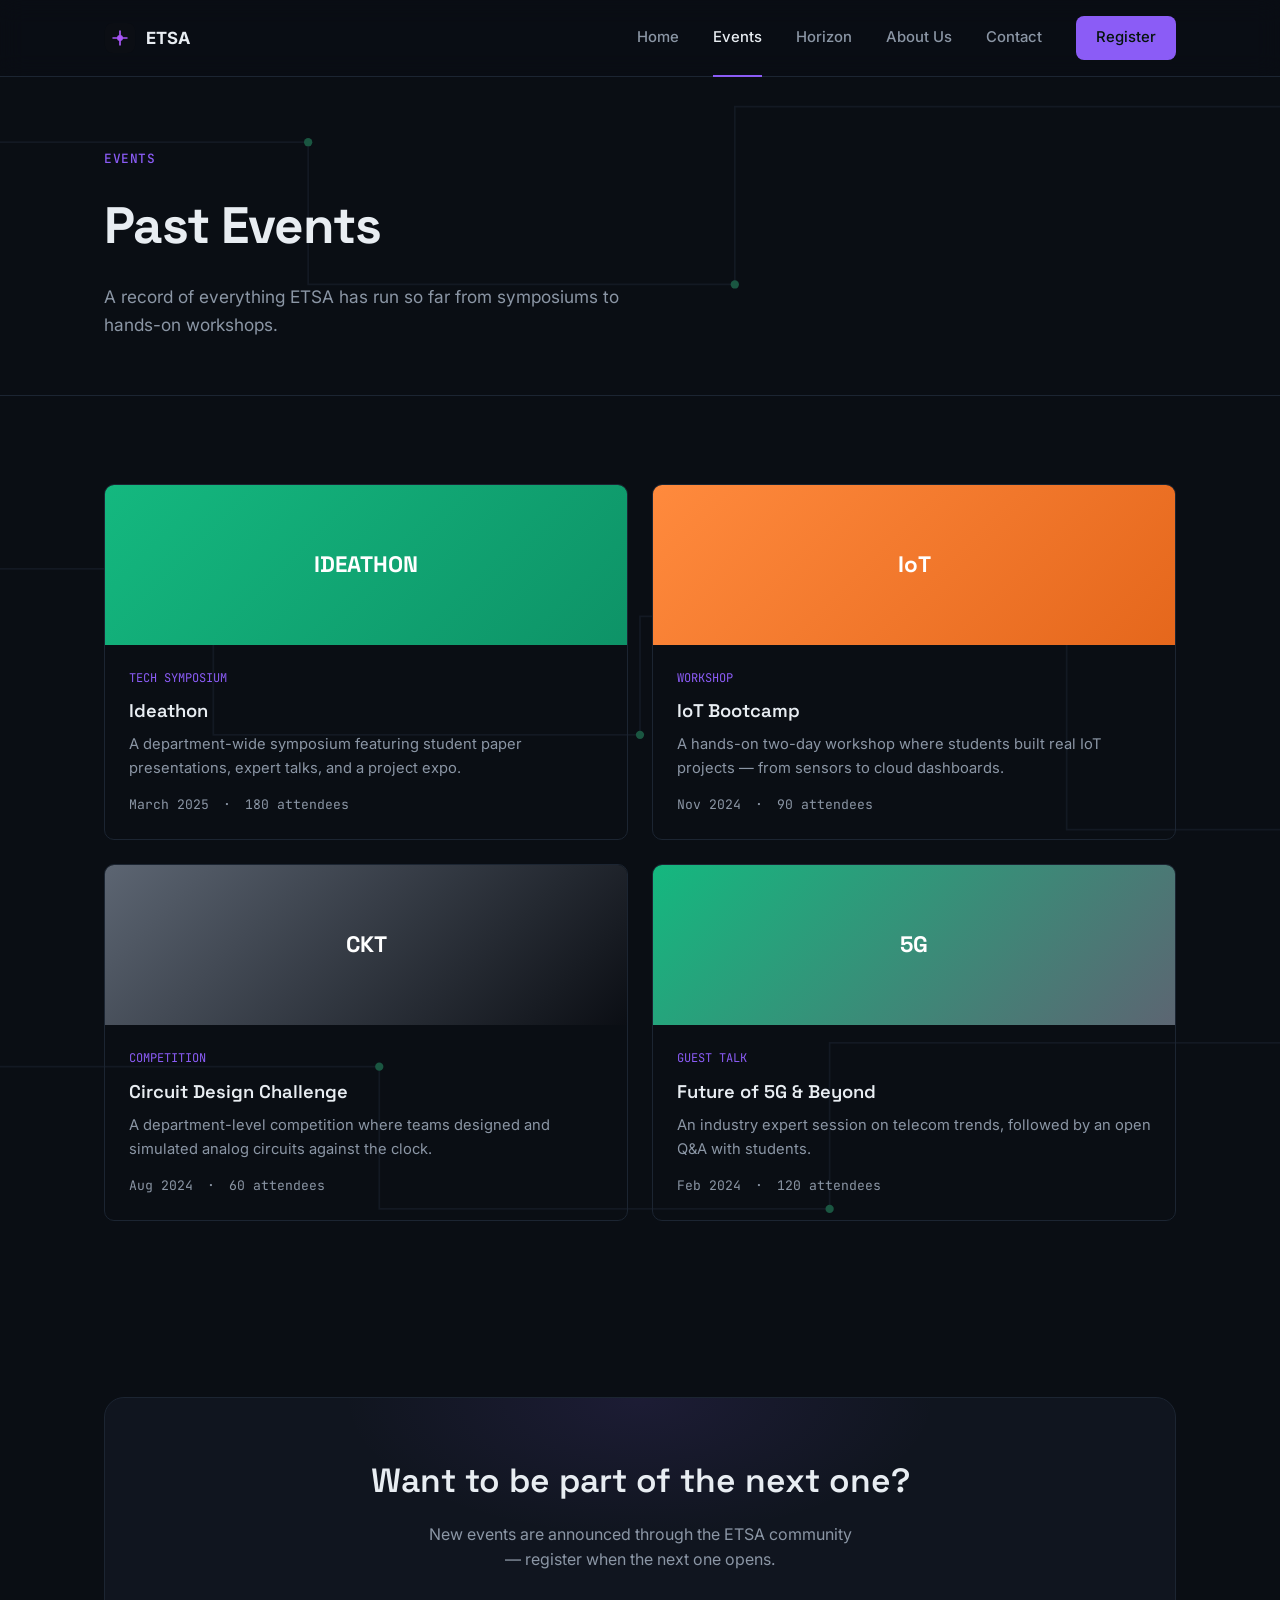
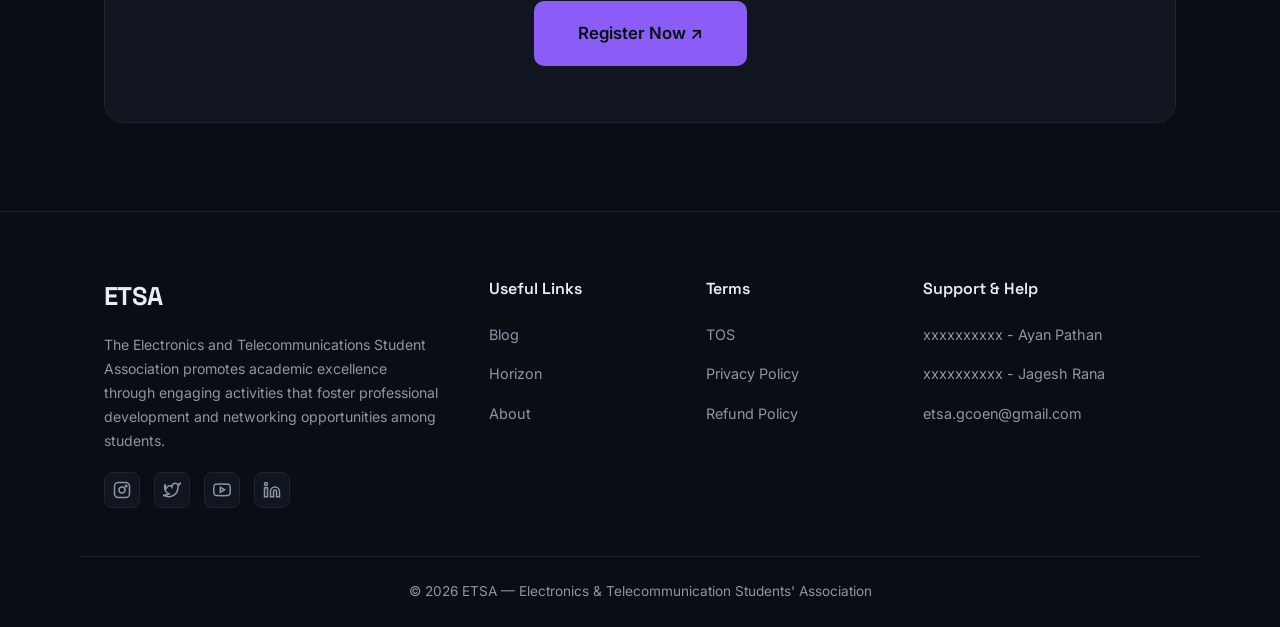
<file: events.html>
<!DOCTYPE html>
<html lang="en">
<head>
<meta charset="UTF-8">
<meta name="viewport" content="width=device-width, initial-scale=1.0">
<title>Past Events — ETSA</title>
<link rel="preconnect" href="https://fonts.googleapis.com">
<link href="https://fonts.googleapis.com/css2?family=Space+Grotesk:wght@400;500;600;700&family=JetBrains+Mono:wght@400;500&family=Inter:wght@400;500;600;700&display=swap" rel="stylesheet">
<link rel="stylesheet" href="style.css">
</head>
<body>
<svg class="traces" viewBox="0 0 1080 1400" preserveAspectRatio="none" xmlns="http://www.w3.org/2000/svg">
  <path d="M0 120 H260 V240 H620 V90 H1080" stroke="#1c2532" stroke-width="1.5" fill="none"/>
  <path d="M0 480 H180 V620 H540 V520 H900 V700 H1080" stroke="#1c2532" stroke-width="1.5" fill="none"/>
  <path d="M0 900 H320 V1020 H700 V880 H1080" stroke="#1c2532" stroke-width="1.5" fill="none"/>
  <circle cx="260" cy="120" r="3.5" fill="#2a9d6e"/>
  <circle cx="620" cy="240" r="3.5" fill="#2a9d6e"/>
  <circle cx="180" cy="480" r="3.5" fill="#2a9d6e"/>
  <circle cx="540" cy="620" r="3.5" fill="#2a9d6e"/>
  <circle cx="900" cy="520" r="3.5" fill="#2a9d6e"/>
  <circle cx="320" cy="900" r="3.5" fill="#2a9d6e"/>
  <circle cx="700" cy="1020" r="3.5" fill="#2a9d6e"/>
</svg>

<header>
  <nav class="wrap">
    <div class="logo">
      <svg class="logo-mark" viewBox="0 0 34 34" fill="none">
        <rect x="1" y="1" width="32" height="32" rx="8" fill="#0b0e14"/>
        <path d="M17 9 V14.5 M17 19.5 V25 M9 17 H14.5 M19.5 17 H25" stroke="#A855F7" stroke-width="1.8"/>
        <circle cx="17" cy="17" r="3.2" fill="#A855F7"/>
      </svg>
      <span>ETSA</span>
    </div>
    <input type="checkbox" id="nav-check" class="nav-check">
    <label for="nav-check" class="nav-toggle" aria-label="Toggle menu">
      <span></span><span></span><span></span>
    </label>
    <div class="nav-links" id="nav-links">
      <a href="index.html">Home</a>
      <a href="events.html" class="active">Events</a>
      <a href="horizon.html">Horizon</a>
      <a href="about.html">About Us</a>
      <a href="contact.html">Contact</a>
      <a href="register.html" class="nav-cta">Register</a>
    </div>
    <label for="nav-check" class="nav-backdrop" aria-hidden="true"></label>
  </nav>
</header>

<section class="page-hero">
  <div class="wrap">
    <span class="section-tag mono">EVENTS</span>
    <h1 class="page-title">Past Events</h1>
    <p class="sub">A record of everything ETSA has run so far from symposiums to hands-on workshops.</p>
  </div>
</section>

<section>
  <div class="wrap">
    <div class="event-grid">
      <div class="event-card">
        <a href="#" style="text-decoration:none;"><div class="thumb" style="background:linear-gradient(135deg,#14b87f,#0e9367);">IDEATHON</div></a>
        <div class="body">
          <span class="tag mono">TECH SYMPOSIUM</span>
          <h3><a href="#" style="color:inherit; text-decoration:none;">Ideathon</a></h3>
          <p>A department-wide symposium featuring student paper presentations, expert talks, and a project expo.
          <!-- EDIT: replace with your real event description --></p>
          <div class="meta"><span>March 2025</span><span>·</span><span>180 attendees</span></div>
        </div>
      </div>

      <div class="event-card">
        <div class="thumb" style="background:linear-gradient(135deg,#ff8a3d,#e5671c);">IoT</div>
        <div class="body">
          <span class="tag mono">WORKSHOP</span>
          <h3>IoT Bootcamp</h3>
          <p>A hands-on two-day workshop where students built real IoT projects — from sensors to cloud dashboards.
          <!-- EDIT: replace with your real event description --></p>
          <div class="meta"><span>Nov 2024</span><span>·</span><span>90 attendees</span></div>
        </div>
      </div>

      <div class="event-card">
        <div class="thumb" style="background:linear-gradient(135deg,#5c6572,#0b0e14);">CKT</div>
        <div class="body">
          <span class="tag mono">COMPETITION</span>
          <h3>Circuit Design Challenge</h3>
          <p>A department-level competition where teams designed and simulated analog circuits against the clock.
          <!-- EDIT: replace with your real event description --></p>
          <div class="meta"><span>Aug 2024</span><span>·</span><span>60 attendees</span></div>
        </div>
      </div>

      <div class="event-card">
        <div class="thumb" style="background:linear-gradient(135deg,#14b87f,#5c6572);">5G</div>
        <div class="body">
          <span class="tag mono">GUEST TALK</span>
          <h3>Future of 5G &amp; Beyond</h3>
          <p>An industry expert session on telecom trends, followed by an open Q&amp;A with students.
          <!-- EDIT: replace with your real event description --></p>
          <div class="meta"><span>Feb 2024</span><span>·</span><span>120 attendees</span></div>
        </div>
      </div>
    </div>

    <!-- EDIT: Add more <div class="event-card">...</div> blocks here for more past events, copying the structure above -->
  </div>
</section>

<section>
  <div class="wrap">
    <div class="cta-band">
      <h2>Want to be part of the next one?</h2>
      <p>New events are announced through the ETSA community — register when the next one opens.</p>
      <a href="register.html" class="btn btn-primary btn-big">Register Now ↗</a>
    </div>
  </div>
</section>

<footer>
  <div class="wrap footer-grid">
    <div class="footer-brand">
      <div class="footer-logo-text">ETSA</div>
      <p>The Electronics and Telecommunications Student Association promotes academic excellence through engaging activities that foster professional development and networking opportunities among students.</p>
      <div class="footer-socials">
        <a href="https://www.instagram.com/etsa.gcoen/" aria-label="Instagram" target="_blank" rel="noopener">
          <svg width="18" height="18" viewBox="0 0 24 24" fill="none" stroke="currentColor" stroke-width="2"><rect x="2" y="2" width="20" height="20" rx="5"/><circle cx="12" cy="12" r="4"/><circle cx="17.5" cy="6.5" r="1"/></svg>
        </a>
        <a href="#" aria-label="Twitter">
          <svg width="18" height="18" viewBox="0 0 24 24" fill="none" stroke="currentColor" stroke-width="2"><path d="M23 3a10.9 10.9 0 0 1-3.14 1.53A4.48 4.48 0 0 0 12 8a4.48 4.48 0 0 0-7.86 3.14A12.94 12.94 0 0 1 3 4s-4 9 5 13a13.64 13.64 0 0 1-8 2c9 5 20 0 20-11.5a4.5 4.5 0 0 0-.08-.83A7.72 7.72 0 0 0 23 3z"/></svg>
        </a>
        <a href="#" aria-label="YouTube">
          <svg width="18" height="18" viewBox="0 0 24 24" fill="none" stroke="currentColor" stroke-width="2"><path d="M22.54 6.42a2.78 2.78 0 0 0-1.94-2C18.88 4 12 4 12 4s-6.88 0-8.6.46a2.78 2.78 0 0 0-1.94 2A29 29 0 0 0 1 11.75a29 29 0 0 0 .46 5.33A2.78 2.78 0 0 0 3.4 19.1C5.12 19.56 12 19.56 12 19.56s6.88 0 8.6-.46a2.78 2.78 0 0 0 1.94-2A29 29 0 0 0 23 11.75a29 29 0 0 0-.46-5.33z"/><polygon points="9.75 15.02 15.5 11.75 9.75 8.48 9.75 15.02"/></svg>
        </a>
        <a href="https://www.linkedin.com/in/etsa-gcoen-025bbb23a/" aria-label="LinkedIn" target="_blank" rel="noopener">
          <svg width="18" height="18" viewBox="0 0 24 24" fill="none" stroke="currentColor" stroke-width="2"><path d="M16 8a6 6 0 0 1 6 6v7h-4v-7a2 2 0 0 0-4 0v7h-4v-7a6 6 0 0 1 6-6z"/><rect x="2" y="9" width="4" height="12"/><circle cx="4" cy="4" r="2"/></svg>
        </a>
      </div>
    </div>
    <div class="footer-col">
      <h4>Useful Links</h4>
      <ul>
        <li><a href="#">Blog</a></li>
        <li><a href="horizon.html">Horizon</a></li>
        <li><a href="about.html">About</a></li>
      </ul>
    </div>
    <div class="footer-col">
      <h4>Terms</h4>
      <ul>
        <li><a href="#">TOS</a></li>
        <li><a href="#">Privacy Policy</a></li>
        <li><a href="#">Refund Policy</a></li>
      </ul>
    </div>
    <div class="footer-col">
      <h4>Support &amp; Help</h4>
      <ul>
        <li><a href="tel:7774973903">xxxxxxxxxx - Ayan Pathan</a></li>
        <li><a href="tel:9921707207">xxxxxxxxxx - Jagesh Rana</a></li>
        <li><a href="mailto:etsa.gcoen@gmail.com">etsa.gcoen@gmail.com</a></li>
      </ul>
    </div>
  </div>
  <div class="wrap footer-bottom">
    <div class="footer-note">© 2026 ETSA — Electronics &amp; Telecommunication Students' Association</div>
  </div>
</footer>

</body>
</html>
</file>
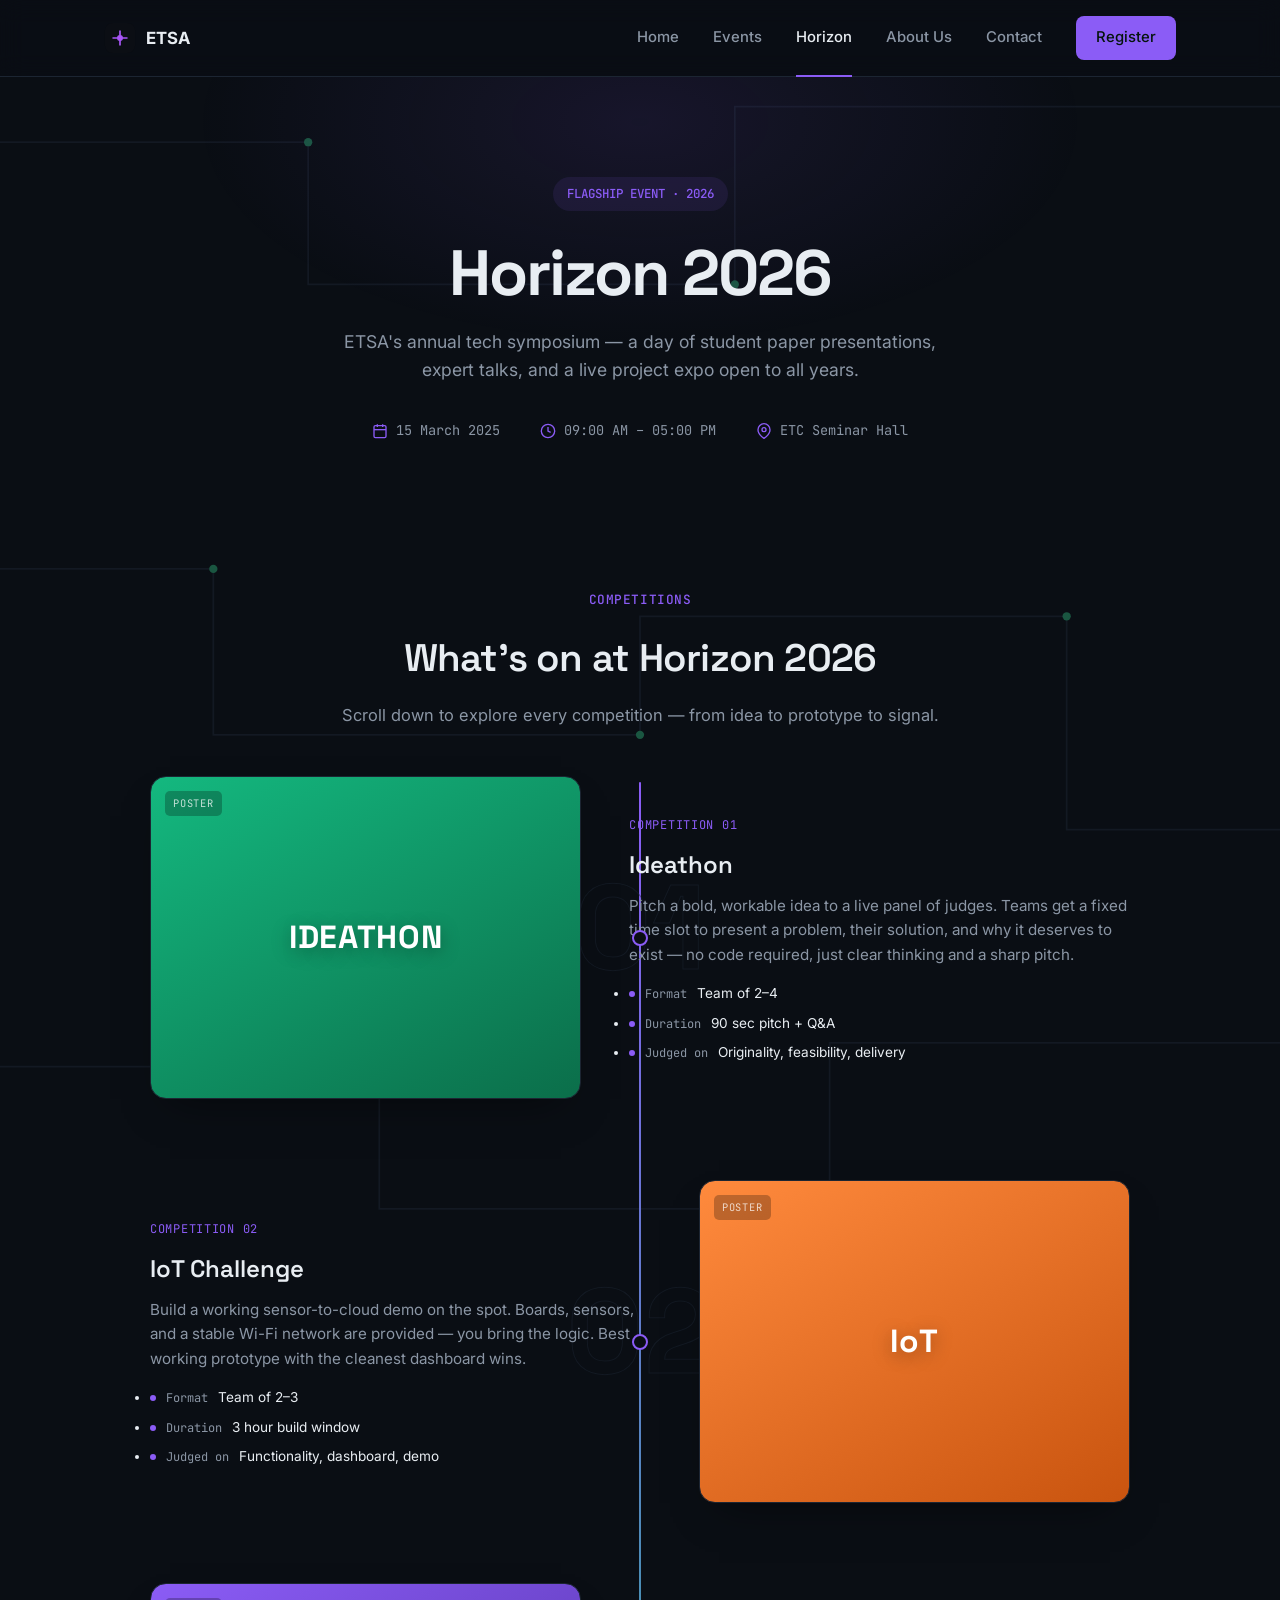
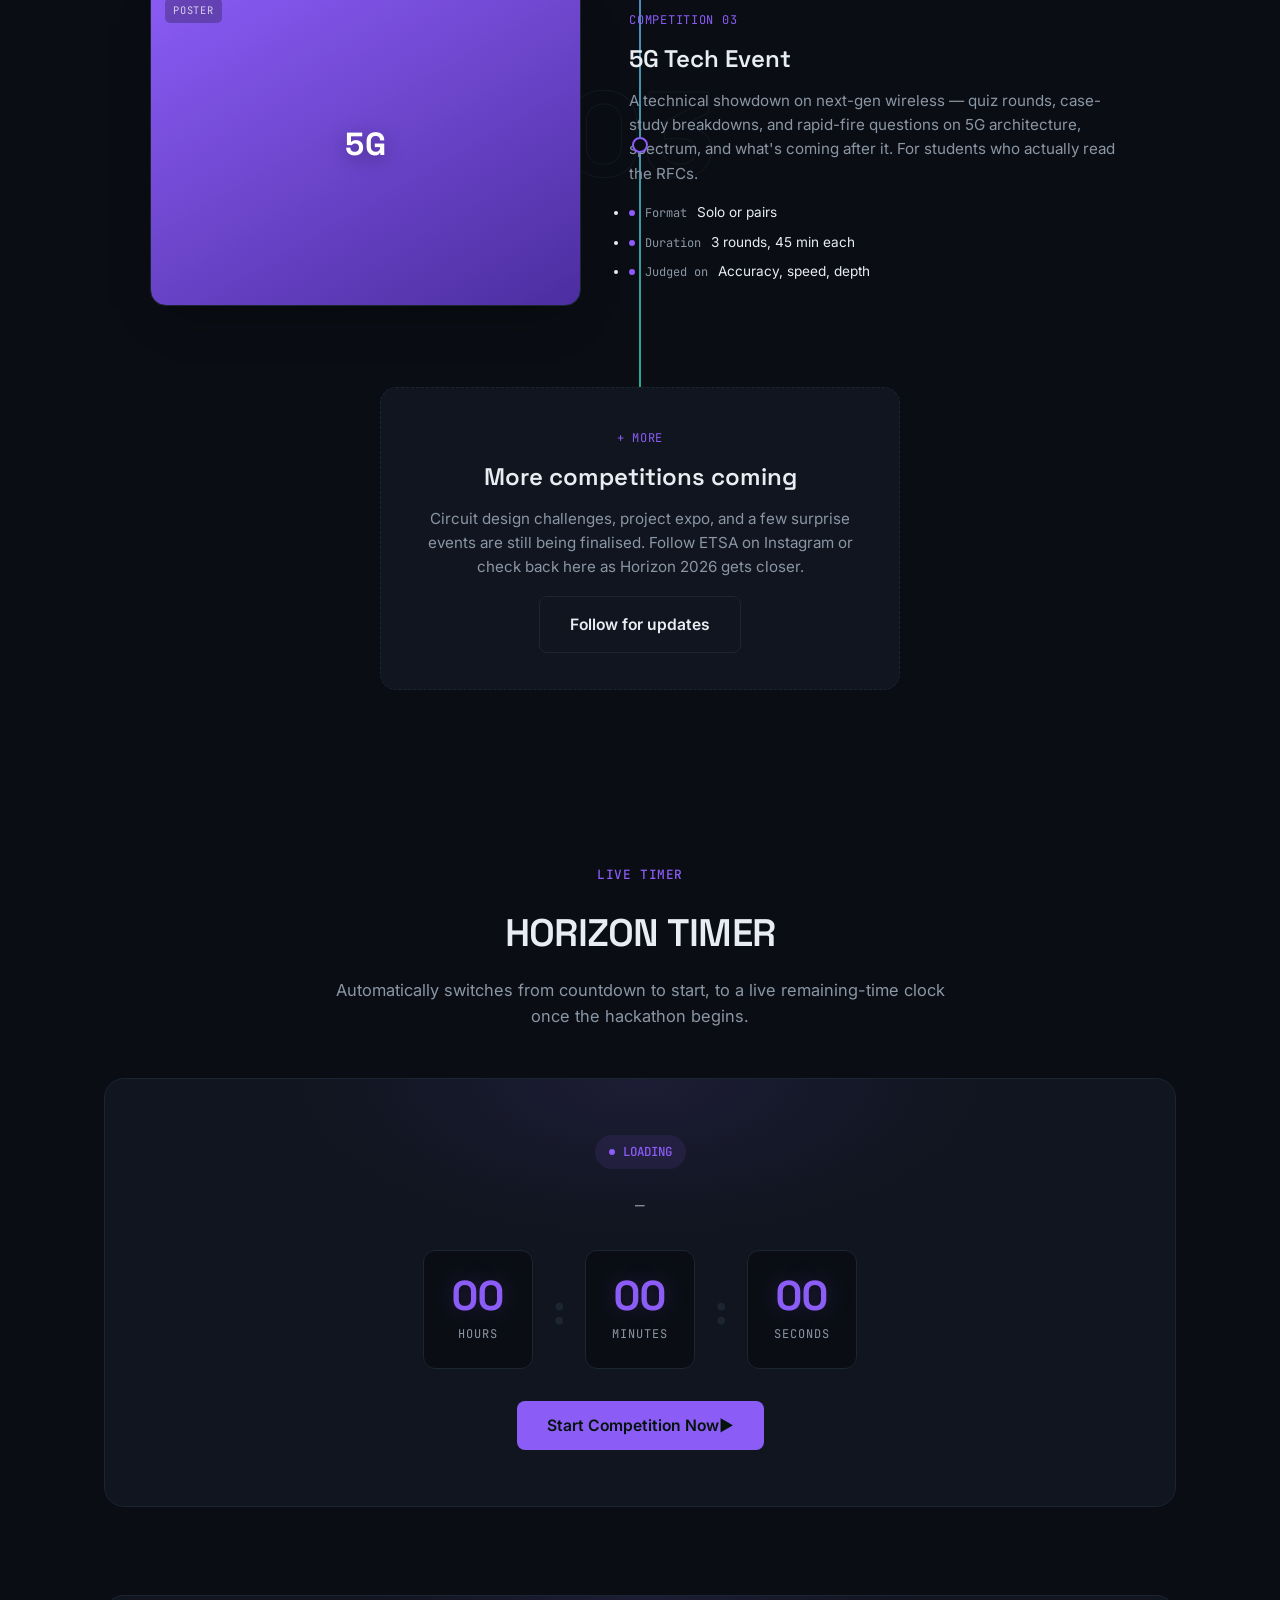
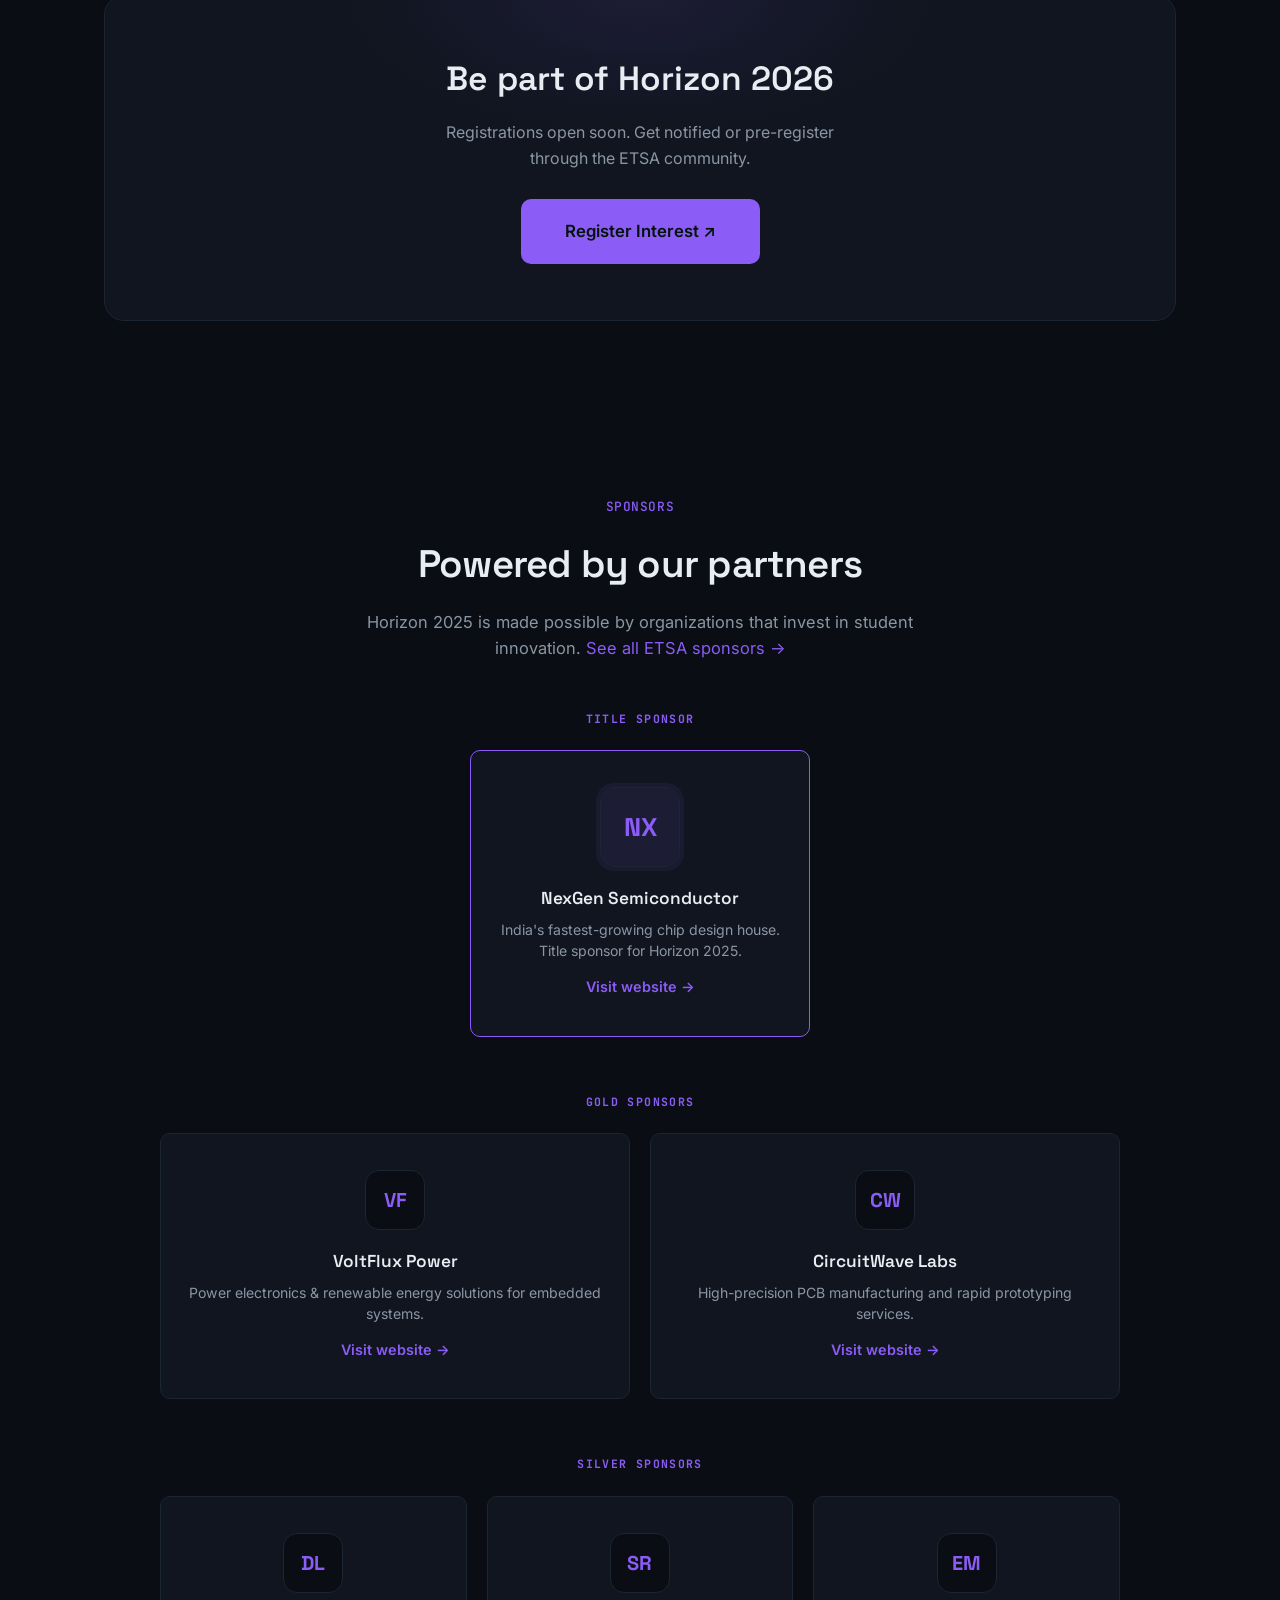
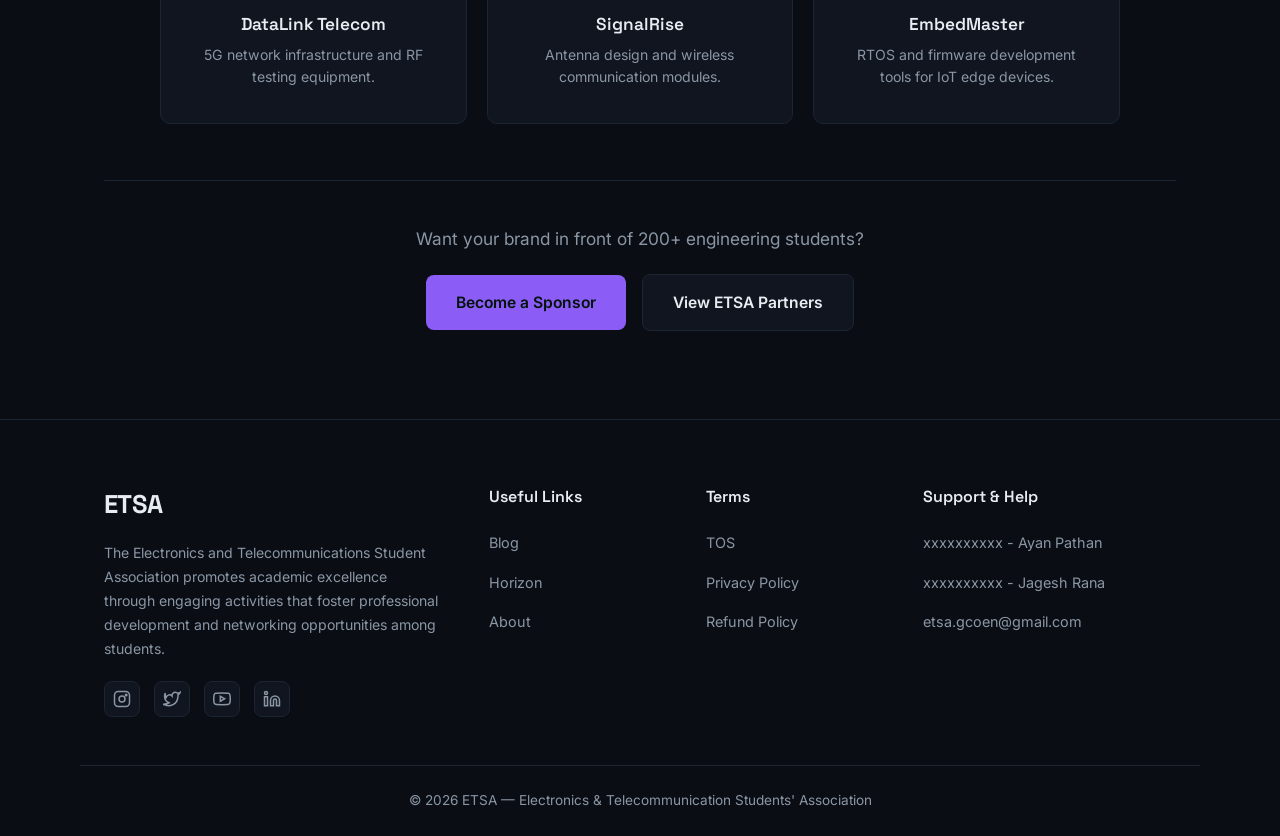
<file: horizon.html>
<!DOCTYPE html>
<html lang="en">
<head>
<meta charset="UTF-8">
<meta name="viewport" content="width=device-width, initial-scale=1.0">
<title>Horizon 2026 — ETSA</title>
<meta name="description" content="Horizon 2025 — ETSA's flagship tech symposium. Paper presentations, expert talks, project expo.">
<link rel="preconnect" href="https://fonts.googleapis.com">
<link href="https://fonts.googleapis.com/css2?family=Space+Grotesk:wght@400;500;600;700&family=JetBrains+Mono:wght@400;500&family=Inter:wght@400;500;600;700&display=swap" rel="stylesheet">
<link rel="stylesheet" href="style.css">
</head>
<body>
<svg class="traces" viewBox="0 0 1080 1400" preserveAspectRatio="none" xmlns="http://www.w3.org/2000/svg">
  <path d="M0 120 H260 V240 H620 V90 H1080" stroke="#1c2532" stroke-width="1.5" fill="none"/>
  <path d="M0 480 H180 V620 H540 V520 H900 V700 H1080" stroke="#1c2532" stroke-width="1.5" fill="none"/>
  <path d="M0 900 H320 V1020 H700 V880 H1080" stroke="#1c2532" stroke-width="1.5" fill="none"/>
  <circle cx="260" cy="120" r="3.5" fill="#2a9d6e"/>
  <circle cx="620" cy="240" r="3.5" fill="#2a9d6e"/>
  <circle cx="180" cy="480" r="3.5" fill="#2a9d6e"/>
  <circle cx="540" cy="620" r="3.5" fill="#2a9d6e"/>
  <circle cx="900" cy="520" r="3.5" fill="#2a9d6e"/>
  <circle cx="320" cy="900" r="3.5" fill="#2a9d6e"/>
  <circle cx="700" cy="1020" r="3.5" fill="#2a9d6e"/>
</svg>

<header>
  <nav class="wrap">
    <div class="logo">
      <svg class="logo-mark" viewBox="0 0 34 34" fill="none">
        <rect x="1" y="1" width="32" height="32" rx="8" fill="#0b0e14"/>
        <path d="M17 9 V14.5 M17 19.5 V25 M9 17 H14.5 M19.5 17 H25" stroke="#A855F7" stroke-width="1.8"/>
        <circle cx="17" cy="17" r="3.2" fill="#A855F7"/>
      </svg>
      <span>ETSA</span>
    </div>
    <input type="checkbox" id="nav-check" class="nav-check">
    <label for="nav-check" class="nav-toggle" aria-label="Toggle menu">
      <span></span><span></span><span></span>
    </label>
    <div class="nav-links" id="nav-links">
      <a href="index.html">Home</a>
      <a href="events.html">Events</a>
      <a href="horizon.html" class="active">Horizon</a>
      <a href="about.html">About Us</a>
      <a href="contact.html">Contact</a>
      <a href="register.html" class="nav-cta">Register</a>
    </div>
    <label for="nav-check" class="nav-backdrop" aria-hidden="true"></label>
  </nav>
</header>

<section class="event-hero">
  <div class="wrap event-hero-inner">
    <span class="eyebrow">FLAGSHIP EVENT · 2026</span>
    <h1>Horizon 2026</h1>
    <p class="sub">ETSA's annual tech symposium — a day of student paper presentations, expert talks, and a live project expo open to all years.</p>
    <div class="event-meta-row">
      <span><svg viewBox="0 0 24 24" fill="none" stroke="currentColor" stroke-width="2"><rect x="3" y="4" width="18" height="18" rx="2" ry="2"/><line x1="16" y1="2" x2="16" y2="6"/><line x1="8" y1="2" x2="8" y2="6"/><line x1="3" y1="10" x2="21" y2="10"/></svg> 15 March 2025</span>
      <span><svg viewBox="0 0 24 24" fill="none" stroke="currentColor" stroke-width="2"><circle cx="12" cy="12" r="10"/><polyline points="12 6 12 12 16 14"/></svg> 09:00 AM – 05:00 PM</span>
      <span><svg viewBox="0 0 24 24" fill="none" stroke="currentColor" stroke-width="2"><path d="M21 10c0 7-9 13-9 13s-9-6-9-13a9 9 0 0 1 18 0z"/><circle cx="12" cy="10" r="3"/></svg> ETC Seminar Hall</span>
    </div>
  </div>
</section>

<section id="competitions">
  <div class="wrap">
    <div class="section-head center">
      <span class="section-tag mono">COMPETITIONS</span>
      <h2 class="section-title">What's on at Horizon 2026</h2>
      <p class="lead">Scroll down to explore every competition — from idea to prototype to signal.</p>
    </div>

    <div class="comp-timeline">
      <div class="comp-line-track"><div class="comp-line-fill"></div></div>

      <!-- EDIT: replace comp-poster background + swap in an <img src="poster-ideathon.jpg"> for a real poster -->
      <article class="comp-item">
        <span class="comp-ghost-num" aria-hidden="true">01</span>
        <div class="comp-poster" style="background:linear-gradient(150deg,#14b87f,#0b6e4a);">
          <span class="comp-poster-tag mono">POSTER</span>
          <span class="comp-poster-label">IDEATHON</span>
          <span class="comp-poster-shine"></span>
        </div>
        <div class="comp-info">
          <span class="comp-tag mono">COMPETITION 01</span>
          <h3>Ideathon</h3>
          <p>Pitch a bold, workable idea to a live panel of judges. Teams get a fixed time slot to present a problem, their solution, and why it deserves to exist — no code required, just clear thinking and a sharp pitch.</p>
          <ul class="comp-facts">
            <li><span>Format</span> Team of 2–4</li>
            <li><span>Duration</span> 90 sec pitch + Q&amp;A</li>
            <li><span>Judged on</span> Originality, feasibility, delivery</li>
          </ul>
        </div>
        <div class="comp-marker"><span class="comp-marker-pulse"></span></div>
      </article>

      <article class="comp-item comp-item--reverse">
        <span class="comp-ghost-num" aria-hidden="true">02</span>
        <div class="comp-poster" style="background:linear-gradient(150deg,#ff8a3d,#c9540f);">
          <span class="comp-poster-tag mono">POSTER</span>
          <span class="comp-poster-label">IoT</span>
          <span class="comp-poster-shine"></span>
        </div>
        <div class="comp-info">
          <span class="comp-tag mono">COMPETITION 02</span>
          <h3>IoT Challenge</h3>
          <p>Build a working sensor-to-cloud demo on the spot. Boards, sensors, and a stable Wi-Fi network are provided — you bring the logic. Best working prototype with the cleanest dashboard wins.</p>
          <ul class="comp-facts">
            <li><span>Format</span> Team of 2–3</li>
            <li><span>Duration</span> 3 hour build window</li>
            <li><span>Judged on</span> Functionality, dashboard, demo</li>
          </ul>
        </div>
        <div class="comp-marker"><span class="comp-marker-pulse"></span></div>
      </article>

      <article class="comp-item">
        <span class="comp-ghost-num" aria-hidden="true">03</span>
        <div class="comp-poster" style="background:linear-gradient(150deg,#8b5cf6,#4c2ea0);">
          <span class="comp-poster-tag mono">POSTER</span>
          <span class="comp-poster-label">5G</span>
          <span class="comp-poster-shine"></span>
        </div>
        <div class="comp-info">
          <span class="comp-tag mono">COMPETITION 03</span>
          <h3>5G Tech Event</h3>
          <p>A technical showdown on next-gen wireless — quiz rounds, case-study breakdowns, and rapid-fire questions on 5G architecture, spectrum, and what's coming after it. For students who actually read the RFCs.</p>
          <ul class="comp-facts">
            <li><span>Format</span> Solo or pairs</li>
            <li><span>Duration</span> 3 rounds, 45 min each</li>
            <li><span>Judged on</span> Accuracy, speed, depth</li>
          </ul>
        </div>
        <div class="comp-marker"><span class="comp-marker-pulse"></span></div>
      </article>

      <!-- EDIT: duplicate a .comp-item block above (alternate reverse/non-reverse) for every additional competition -->
      <article class="comp-item comp-item--more">
        <div class="comp-info comp-info--center">
          <span class="comp-tag mono">+ MORE</span>
          <h3>More competitions coming</h3>
          <p>Circuit design challenges, project expo, and a few surprise events are still being finalised. Follow ETSA on Instagram or check back here as Horizon 2026 gets closer.</p>
          <a href="https://www.instagram.com/etsa.gcoen/" class="btn btn-ghost" target="_blank" rel="noopener">Follow for updates</a>
        </div>
      </article>

    </div>
  </div>
</section>


<!--Hackthon timer section -->
<section id="hackathon-timer">
  <div class="wrap">
    <div class="section-head center">
      <span class="section-tag mono">LIVE TIMER</span>
      <h2 class="section-title">HORIZON TIMER</h2>
      <p class="lead">Automatically switches from countdown to start, to a live remaining-time clock once the hackathon begins.</p>
    </div>
    <div class="timer-panel">
      <div class="timer-status" id="timer-status-badge">LOADING</div>
      <div class="timer-label mono" id="timer-context-label">—</div>
      <div class="timer-grid" id="timer-display">
        <div class="timer-box">
          <div class="digits" id="tm-hh">00</div>
          <div class="cd-unit">Hours</div>
        </div>
        <div class="timer-sep">:</div>
        <div class="timer-box">
          <div class="digits" id="tm-mm">00</div>
          <div class="cd-unit">Minutes</div>
        </div>
        <div class="timer-sep">:</div>
        <div class="timer-box">
          <div class="digits" id="tm-ss">00</div>
          <div class="cd-unit">Seconds</div>
        </div>
      </div>
      <div class="timer-progress-wrap" id="timer-progress-wrap" style="display:none;">
        <div class="timer-progress-track">
          <div class="timer-progress-fill" id="timer-progress-fill"></div>
        </div>
        <div class="timer-progress-caption">
          <span>Started</span>
          <span id="timer-progress-pct">0% complete</span>
          <span>Ends</span>
        </div>
      </div>

      <!-- ORGANIZER ONLY: press this the moment the hackathon actually begins -->
      <div id="organizer-controls" style="margin-top:32px;">
        <button id="start-hackathon-btn" class="btn btn-primary">Start Competition Now▶</button>
        <div id="share-url-box" style="display:none; margin-top:20px;">
          <div class="field-hint" style="margin-bottom:8px;">Hackathon started! Share this exact link with participants so their timer matches yours:</div>
          <div style="display:flex; gap:8px; flex-wrap:wrap; justify-content:center;">
            <input id="share-url-input" type="text" readonly
              style="flex:1; min-width:240px; padding:12px 14px; border-radius:8px; border:1px solid var(--line); background:#151b26; color:var(--ink); font-family:'JetBrains Mono',monospace; font-size:0.82rem;">
            <button id="copy-url-btn" class="btn btn-ghost" style="padding:12px 20px;">Copy Link</button>
          </div>
        </div>
      </div>
    </div>
  </div>
</section>



<section style="padding-top:0;">
  <div class="wrap">
    <div class="cta-band">
      <h2>Be part of Horizon 2026</h2>
      <p>Registrations open soon. Get notified or pre-register through the ETSA community.</p>
      <a href="register.html" class="btn btn-primary btn-big">Register Interest ↗</a>
    </div>
  </div>
</section>

<section>
  <div class="wrap">
    <div class="section-head center">
      <span class="section-tag mono">SPONSORS</span>
      <h2 class="section-title">Powered by our partners</h2>
      <p class="lead">Horizon 2025 is made possible by organizations that invest in student innovation. <a href="index.html#sponsors" style="color:var(--signal-deep);">See all ETSA sponsors →</a></p>
    </div>
    <div class="sponsor-grid">
      <div class="sponsor-tier">
        <h3 class="tier-label mono">Title Sponsor</h3>
        <div class="sponsor-card title">
          <div class="sponsor-logo">NX</div>
          <h4>NexGen Semiconductor</h4>
          <p>India's fastest-growing chip design house. Title sponsor for Horizon 2025.</p>
          <a class="link" href="#" target="_blank" rel="noopener">Visit website →</a>
        </div>
      </div>
      <div class="sponsor-tier">
        <h3 class="tier-label mono">Gold Sponsors</h3>
        <div class="sponsor-row">
          <div class="sponsor-card">
            <div class="sponsor-logo">VF</div>
            <h4>VoltFlux Power</h4>
            <p>Power electronics &amp; renewable energy solutions for embedded systems.</p>
            <a class="link" href="#" target="_blank" rel="noopener">Visit website →</a>
          </div>
          <div class="sponsor-card">
            <div class="sponsor-logo">CW</div>
            <h4>CircuitWave Labs</h4>
            <p>High-precision PCB manufacturing and rapid prototyping services.</p>
            <a class="link" href="#" target="_blank" rel="noopener">Visit website →</a>
          </div>
        </div>
      </div>
      <div class="sponsor-tier">
        <h3 class="tier-label mono">Silver Sponsors</h3>
        <div class="sponsor-row">
          <div class="sponsor-card">
            <div class="sponsor-logo">DL</div>
            <h4>DataLink Telecom</h4>
            <p>5G network infrastructure and RF testing equipment.</p>
          </div>
          <div class="sponsor-card">
            <div class="sponsor-logo">SR</div>
            <h4>SignalRise</h4>
            <p>Antenna design and wireless communication modules.</p>
          </div>
          <div class="sponsor-card">
            <div class="sponsor-logo">EM</div>
            <h4>EmbedMaster</h4>
            <p>RTOS and firmware development tools for IoT edge devices.</p>
          </div>
        </div>
      </div>
    </div>
    <div class="sponsor-cta">
      <p>Want your brand in front of 200+ engineering students?</p>
      <a href="https://www.instagram.com/etsa.gcoen/" class="btn btn-primary">Become a Sponsor</a>
      <a href="index.html#sponsors" class="btn btn-ghost">View ETSA Partners</a>
    </div>
  </div>
</section>

<footer>
  <div class="wrap footer-grid">
    <div class="footer-brand">
      <div class="footer-logo-text">ETSA</div>
      <p>The Electronics and Telecommunications Student Association promotes academic excellence through engaging activities that foster professional development and networking opportunities among students.</p>
      <div class="footer-socials">
        <a href="https://www.instagram.com/etsa.gcoen/" aria-label="Instagram" target="_blank" rel="noopener">
          <svg width="18" height="18" viewBox="0 0 24 24" fill="none" stroke="currentColor" stroke-width="2"><rect x="2" y="2" width="20" height="20" rx="5"/><circle cx="12" cy="12" r="4"/><circle cx="17.5" cy="6.5" r="1"/></svg>
        </a>
        <a href="#" aria-label="Twitter">
          <svg width="18" height="18" viewBox="0 0 24 24" fill="none" stroke="currentColor" stroke-width="2"><path d="M23 3a10.9 10.9 0 0 1-3.14 1.53A4.48 4.48 0 0 0 12 8a4.48 4.48 0 0 0-7.86 3.14A12.94 12.94 0 0 1 3 4s-4 9 5 13a13.64 13.64 0 0 1-8 2c9 5 20 0 20-11.5a4.5 4.5 0 0 0-.08-.83A7.72 7.72 0 0 0 23 3z"/></svg>
        </a>
        <a href="#" aria-label="YouTube">
          <svg width="18" height="18" viewBox="0 0 24 24" fill="none" stroke="currentColor" stroke-width="2"><path d="M22.54 6.42a2.78 2.78 0 0 0-1.94-2C18.88 4 12 4 12 4s-6.88 0-8.6.46a2.78 2.78 0 0 0-1.94 2A29 29 0 0 0 1 11.75a29 29 0 0 0 .46 5.33A2.78 2.78 0 0 0 3.4 19.1C5.12 19.56 12 19.56 12 19.56s6.88 0 8.6-.46a2.78 2.78 0 0 0 1.94-2A29 29 0 0 0 23 11.75a29 29 0 0 0-.46-5.33z"/><polygon points="9.75 15.02 15.5 11.75 9.75 8.48 9.75 15.02"/></svg>
        </a>
        <a href="https://www.linkedin.com/in/etsa-gcoen-025bbb23a/" aria-label="LinkedIn" target="_blank" rel="noopener">
          <svg width="18" height="18" viewBox="0 0 24 24" fill="none" stroke="currentColor" stroke-width="2"><path d="M16 8a6 6 0 0 1 6 6v7h-4v-7a2 2 0 0 0-4 0v7h-4v-7a6 6 0 0 1 6-6z"/><rect x="2" y="9" width="4" height="12"/><circle cx="4" cy="4" r="2"/></svg>
        </a>
      </div>
    </div>
    <div class="footer-col">
      <h4>Useful Links</h4>
      <ul>
        <li><a href="#">Blog</a></li>
        <li><a href="horizon.html">Horizon</a></li>
        <li><a href="about.html">About</a></li>
      </ul>
    </div>
    <div class="footer-col">
      <h4>Terms</h4>
      <ul>
        <li><a href="#">TOS</a></li>
        <li><a href="#">Privacy Policy</a></li>
        <li><a href="#">Refund Policy</a></li>
      </ul>
    </div>
    <div class="footer-col">
      <h4>Support &amp; Help</h4>
      <ul>
        <li><a href="tel:7774973903">xxxxxxxxxx - Ayan Pathan</a></li>
        <li><a href="tel:9921707207">xxxxxxxxxx - Jagesh Rana</a></li>
        <li><a href="mailto:etsa.gcoen@gmail.com">etsa.gcoen@gmail.com</a></li>
      </ul>
    </div>
  </div>
  <div class="wrap footer-bottom">
    <div class="footer-note">© 2026 ETSA — Electronics &amp; Telecommunication Students' Association</div>
  </div>
</footer>
<!--HACKTHON OR COMPETITION TIMER SUBSCRIPT-->
<script>
  //  how many hours the hackathon runs
  var HACKATHON_DURATION_HOURS = 2 ;

  // HOW THIS WORKS:
  // - If the page URL has ?start=169999999999 in it, the timer reads
  //   that exact moment as the real start time (this is what happens
  //   for participants who open the link the organizer shares).
  // - If there's NO ?start= in the URL, a "Start Hackathon Now" button
  //   is shown. The organizer clicks it the moment the event begins.
  //   This creates a special link (with ?start= added) that they then
  //   copy and share with everyone so all timers match exactly.
 

  var HACKATHON_START = null;
  var HACKATHON_END = null;
  var timerIntervalHandle = null;

  function pad(n){ return String(n).padStart(2, '0'); }

  function beginTimerFrom(startTimestamp){
    HACKATHON_START = new Date(startTimestamp);
    HACKATHON_END = new Date(HACKATHON_START.getTime() + HACKATHON_DURATION_HOURS * 60 * 60 * 1000);
    updateHackathonTimer();
    if(timerIntervalHandle) clearInterval(timerIntervalHandle);
    timerIntervalHandle = setInterval(updateHackathonTimer, 1000);
  }

  function updateHackathonTimer(){
    var now = new Date();
    var statusBadge = document.getElementById('timer-status-badge');
    var contextLabel = document.getElementById('timer-context-label');
    var progressWrap = document.getElementById('timer-progress-wrap');
    var progressFill = document.getElementById('timer-progress-fill');
    var progressPct = document.getElementById('timer-progress-pct');
    var display = document.getElementById('timer-display');
    if(!statusBadge || !HACKATHON_START) return;

    var remaining;

    if(now < HACKATHON_START){
      statusBadge.textContent = 'STARTS SOON';
      contextLabel.textContent = 'Time until the hackathon begins';
      progressWrap.style.display = 'none';
      remaining = HACKATHON_START - now;
    } else if(now >= HACKATHON_START && now < HACKATHON_END){
      statusBadge.textContent = 'LIVE NOW';
      contextLabel.textContent = 'Time remaining in the Competition';
      progressWrap.style.display = 'block';
      remaining = HACKATHON_END - now;

      var totalDuration = HACKATHON_END - HACKATHON_START;
      var elapsed = now - HACKATHON_START;
      var pct = Math.min(100, Math.max(0, (elapsed / totalDuration) * 100));
      progressFill.style.width = pct.toFixed(1) + '%';
      progressPct.textContent = Math.round(pct) + '% complete';
    } else {
      statusBadge.textContent = 'ENDED';
      display.innerHTML = '<div class="timer-ended">Hackathon has ended — thanks for participating!</div>';
      contextLabel.textContent = 'See you at the next one';
      progressWrap.style.display = 'block';
      progressFill.style.width = '100%';
      progressPct.textContent = '100% complete';
      clearInterval(timerIntervalHandle);
      return;
    }

    var totalSeconds = Math.floor(remaining / 1000);
    var hh = Math.floor(totalSeconds / 3600);
    var mm = Math.floor((totalSeconds % 3600) / 60);
    var ss = totalSeconds % 60;

    var hhEl = document.getElementById('tm-hh');
    var mmEl = document.getElementById('tm-mm');
    var ssEl = document.getElementById('tm-ss');
    if(hhEl){ hhEl.textContent = pad(hh); }
    if(mmEl){ mmEl.textContent = pad(mm); }
    if(ssEl){ ssEl.textContent = pad(ss); }
  }

  // ---- Check the URL for an existing start time ----
  var urlParams = new URLSearchParams(window.location.search);
  var startParam = urlParams.get('start');

  if(startParam){
    // This visitor opened a link that already has the start time in it
    document.getElementById('organizer-controls').style.display = 'none';
    beginTimerFrom(parseInt(startParam, 10));
  } else {
    // No start time yet — show the organizer's "Start" button
    document.getElementById('start-hackathon-btn').addEventListener('click', function(){
      var nowTimestamp = Date.now();

      // Build a shareable link with ?start= added
      var shareUrl = window.location.origin + window.location.pathname + '?start=' + nowTimestamp;

      // Update this browser's own address bar too (optional, doesn't reload the page)
      window.history.replaceState({}, '', shareUrl);

      // Show link to the organizer can copy it
      document.getElementById('start-hackathon-btn').style.display = 'none';
      document.getElementById('share-url-box').style.display = 'block';
      document.getElementById('share-url-input').value = shareUrl;

      beginTimerFrom(nowTimestamp);
    });

    document.getElementById('copy-url-btn').addEventListener('click', function(){
      var input = document.getElementById('share-url-input');
      input.select();
      navigator.clipboard.writeText(input.value).then(function(){
        var btn = document.getElementById('copy-url-btn');
        var original = btn.textContent;
        btn.textContent = 'Copied ✓';
        setTimeout(function(){ btn.textContent = original; }, 1500);
      });
    });
  }
</script>

</body>
</html>
</file>
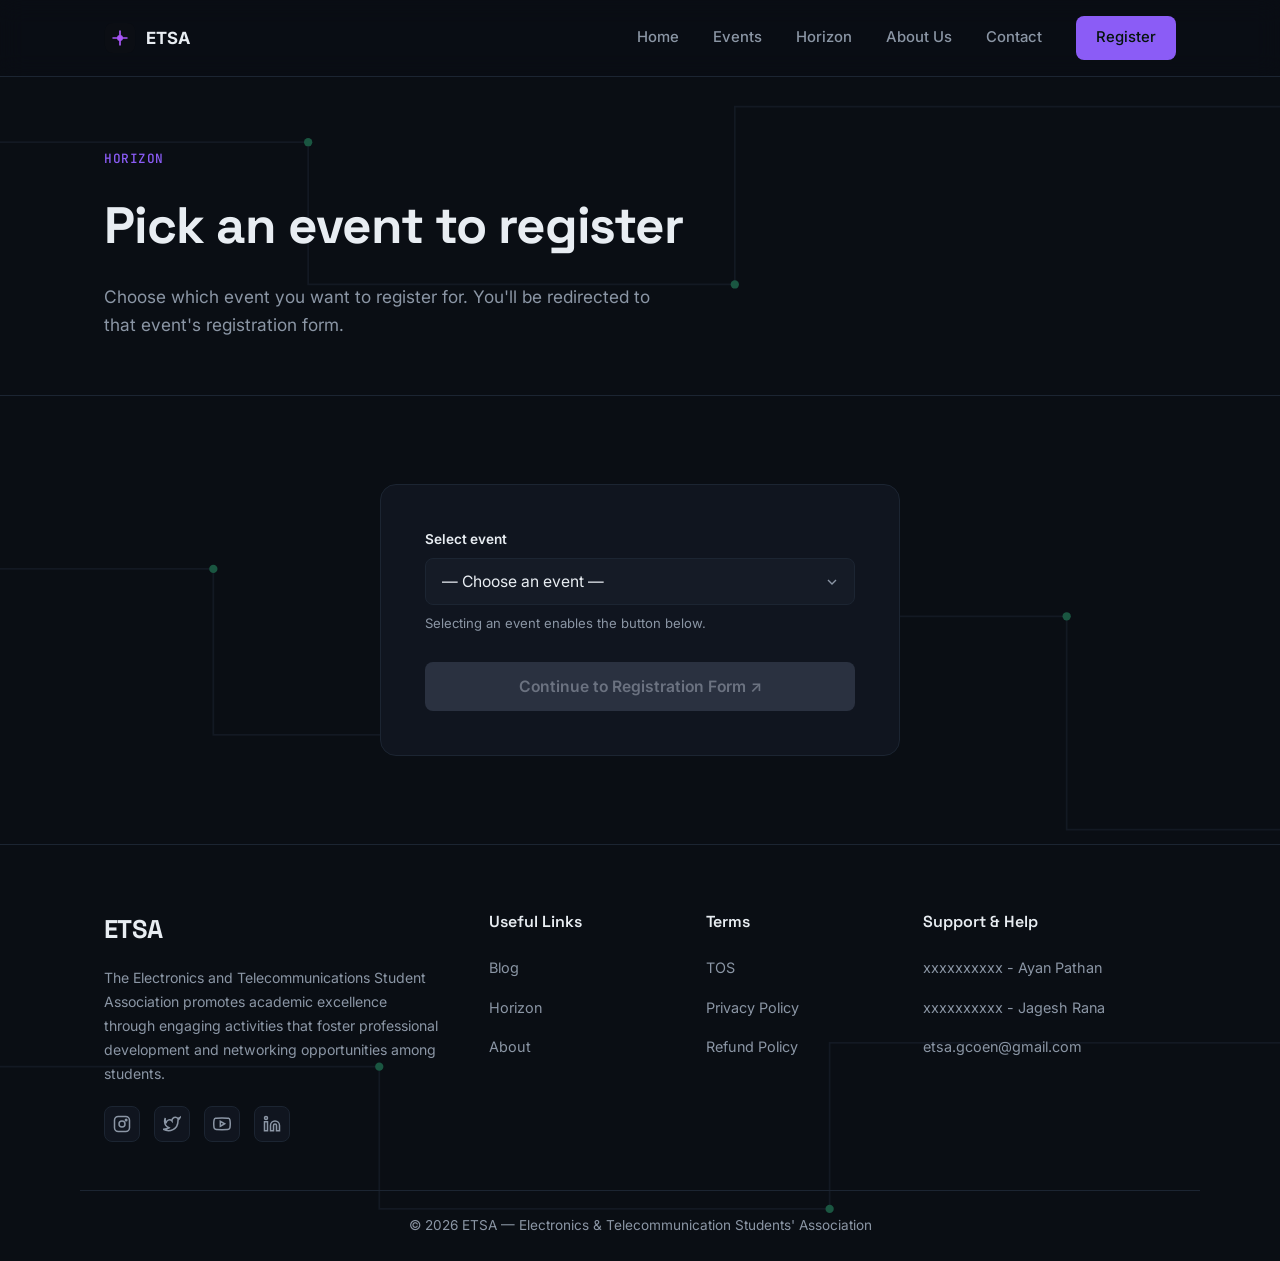
<file: register.html>
<!DOCTYPE html>
<html lang="en">
<head>
<meta charset="UTF-8">
<meta name="viewport" content="width=device-width, initial-scale=1.0">
<title>Register — ETSA</title>
<link rel="preconnect" href="https://fonts.googleapis.com">
<link href="https://fonts.googleapis.com/css2?family=Space+Grotesk:wght@400;500;600;700&family=JetBrains+Mono:wght@400;500&family=Inter:wght@400;500;600;700&display=swap" rel="stylesheet">
<link rel="stylesheet" href="style.css">
</head>
<body>
<svg class="traces" viewBox="0 0 1080 1400" preserveAspectRatio="none" xmlns="http://www.w3.org/2000/svg">
  <path d="M0 120 H260 V240 H620 V90 H1080" stroke="#1c2532" stroke-width="1.5" fill="none"/>
  <path d="M0 480 H180 V620 H540 V520 H900 V700 H1080" stroke="#1c2532" stroke-width="1.5" fill="none"/>
  <path d="M0 900 H320 V1020 H700 V880 H1080" stroke="#1c2532" stroke-width="1.5" fill="none"/>
  <circle cx="260" cy="120" r="3.5" fill="#2a9d6e"/>
  <circle cx="620" cy="240" r="3.5" fill="#2a9d6e"/>
  <circle cx="180" cy="480" r="3.5" fill="#2a9d6e"/>
  <circle cx="540" cy="620" r="3.5" fill="#2a9d6e"/>
  <circle cx="900" cy="520" r="3.5" fill="#2a9d6e"/>
  <circle cx="320" cy="900" r="3.5" fill="#2a9d6e"/>
  <circle cx="700" cy="1020" r="3.5" fill="#2a9d6e"/>
</svg>

<header>
  <nav class="wrap">
    <div class="logo">
      <svg class="logo-mark" viewBox="0 0 34 34" fill="none">
        <rect x="1" y="1" width="32" height="32" rx="8" fill="#0b0e14"/>
        <path d="M17 9 V14.5 M17 19.5 V25 M9 17 H14.5 M19.5 17 H25" stroke="#A855F7" stroke-width="1.8"/>
        <circle cx="17" cy="17" r="3.2" fill="#A855F7"/>
      </svg>
      <span>ETSA</span>
    </div>
    <input type="checkbox" id="nav-check" class="nav-check">
    <label for="nav-check" class="nav-toggle" aria-label="Toggle menu">
      <span></span><span></span><span></span>
    </label>
    <div class="nav-links" id="nav-links">
      <a href="index.html">Home</a>
      <a href="events.html">Events</a>
      <a href="horizon.html">Horizon</a>
      <a href="about.html">About Us</a>
      <a href="contact.html">Contact</a>
      <a href="register.html" class="nav-cta">Register</a>
    </div>
    <label for="nav-check" class="nav-backdrop" aria-hidden="true"></label>
  </nav>
</header>

<section class="page-hero">
  <div class="wrap">
    <span class="section-tag mono">HORIZON</span>
    <h1 class="page-title">Pick an event to register</h1>
    <p class="sub">Choose which event you want to register for. You'll be redirected to that event's registration form.</p>
  </div>
</section>

<section>
  <div class="wrap">
    <div class="register-panel">
      <div class="field">
        <label for="event-select">Select event</label>
        <!--
          EDIT: change the value="" URLs below to your real Google Form links.
             as a placeholder — replace before going live.
        -->
        <select id="event-select" onchange="document.getElementById('go-btn').disabled = !this.value;">
          <option value="" selected disabled>— Choose an event —</option>
          <option value="https://forms.gle/tTQYHAdrcDKz3RvS9">Horizon (comming soon)</option>
          <option value="https://forms.gle/tTQYHAdrcDKz3RvS9">IoT (comming soon)</option>
        </select>
        <div class="field-hint">Selecting an event enables the button below.</div>
      </div>
      <button id="go-btn" class="btn btn-primary" disabled onclick="
        var url = document.getElementById('event-select').value;
        if(url){ window.open(url, '_blank', 'noopener'); }
      ">Continue to Registration Form ↗</button>
    </div>
  </div>
</section>

<footer>
  <div class="wrap footer-grid">
    <div class="footer-brand">
      <div class="footer-logo-text">ETSA</div>
      <p>The Electronics and Telecommunications Student Association promotes academic excellence through engaging activities that foster professional development and networking opportunities among students.</p>
      <div class="footer-socials">
        <a href="https://www.instagram.com/etsa.gcoen/" aria-label="Instagram" target="_blank" rel="noopener">
          <svg width="18" height="18" viewBox="0 0 24 24" fill="none" stroke="currentColor" stroke-width="2"><rect x="2" y="2" width="20" height="20" rx="5"/><circle cx="12" cy="12" r="4"/><circle cx="17.5" cy="6.5" r="1"/></svg>
        </a>
        <a href="#" aria-label="Twitter">
          <svg width="18" height="18" viewBox="0 0 24 24" fill="none" stroke="currentColor" stroke-width="2"><path d="M23 3a10.9 10.9 0 0 1-3.14 1.53A4.48 4.48 0 0 0 12 8a4.48 4.48 0 0 0-7.86 3.14A12.94 12.94 0 0 1 3 4s-4 9 5 13a13.64 13.64 0 0 1-8 2c9 5 20 0 20-11.5a4.5 4.5 0 0 0-.08-.83A7.72 7.72 0 0 0 23 3z"/></svg>
        </a>
        <a href="#" aria-label="YouTube">
          <svg width="18" height="18" viewBox="0 0 24 24" fill="none" stroke="currentColor" stroke-width="2"><path d="M22.54 6.42a2.78 2.78 0 0 0-1.94-2C18.88 4 12 4 12 4s-6.88 0-8.6.46a2.78 2.78 0 0 0-1.94 2A29 29 0 0 0 1 11.75a29 29 0 0 0 .46 5.33A2.78 2.78 0 0 0 3.4 19.1C5.12 19.56 12 19.56 12 19.56s6.88 0 8.6-.46a2.78 2.78 0 0 0 1.94-2A29 29 0 0 0 23 11.75a29 29 0 0 0-.46-5.33z"/><polygon points="9.75 15.02 15.5 11.75 9.75 8.48 9.75 15.02"/></svg>
        </a>
        <a href="https://www.linkedin.com/in/etsa-gcoen-025bbb23a/" aria-label="LinkedIn" target="_blank" rel="noopener">
          <svg width="18" height="18" viewBox="0 0 24 24" fill="none" stroke="currentColor" stroke-width="2"><path d="M16 8a6 6 0 0 1 6 6v7h-4v-7a2 2 0 0 0-4 0v7h-4v-7a6 6 0 0 1 6-6z"/><rect x="2" y="9" width="4" height="12"/><circle cx="4" cy="4" r="2"/></svg>
        </a>
      </div>
    </div>
    <div class="footer-col">
      <h4>Useful Links</h4>
      <ul>
        <li><a href="#">Blog</a></li>
        <li><a href="horizon.html">Horizon</a></li>
        <li><a href="about.html">About</a></li>
      </ul>
    </div>
    <div class="footer-col">
      <h4>Terms</h4>
      <ul>
        <li><a href="#">TOS</a></li>
        <li><a href="#">Privacy Policy</a></li>
        <li><a href="#">Refund Policy</a></li>
      </ul>
    </div>
    <div class="footer-col">
      <h4>Support &amp; Help</h4>
      <ul>
        <li><a href="tel:7774973903">xxxxxxxxxx - Ayan Pathan</a></li>
        <li><a href="tel:9921707207">xxxxxxxxxx - Jagesh Rana</a></li>
        <li><a href="mailto:etsa.gcoen@gmail.com">etsa.gcoen@gmail.com</a></li>
      </ul>
    </div>
  </div>
  <div class="wrap footer-bottom">
    <div class="footer-note">© 2026 ETSA — Electronics &amp; Telecommunication Students' Association</div>
  </div>
</footer>

</body>
</html>
</file>
<file: style.css>
:root{
  --bg: #0a0e14;
  --bg-soft: #10151f;
  --ink: #e8edf2;
  --ink-dim: #8b96a5;
  --line: #1c2532;
  --signal: #8b5cf6;
  --signal-deep: #8b5cf6;
  --signal-tint: rgba(139,92,246,0.1);
  --copper: #eb98c8;
  --panel-ink: #ffffff;
  --radius: 10px;
}

*{
  margin:0;
  padding:0;
  box-sizing:border-box;
}

html{
  scroll-behavior:smooth;
}

body{
  background:var(--bg);
  color:var(--ink);
  font-family:'Inter',sans-serif;
  line-height:1.6;
  -webkit-font-smoothing:antialiased;
}

.traces{
  position:fixed;
  inset:0;
  z-index:-1;
  pointer-events:none;
  opacity:0.5;
}

.mono{
  font-family:'JetBrains Mono',monospace;
}

a{
  color:inherit;
  text-decoration:none;
}

.wrap{
  max-width:1120px;
  margin:0 auto;
  padding:0 24px;
}

::selection{
  background:var(--signal-tint);
  color:var(--signal-deep);
}


/* =========================================================
   NAVIGATION
   ========================================================= */

header{
  position:sticky;
  top:0;
  z-index:50;
  background:rgba(10,14,20,0.85);
  backdrop-filter:blur(12px);
  border-bottom:1px solid var(--line);
}

nav.wrap{
  display:flex;
  align-items:center;
  justify-content:space-between;
  height:76px;
  position:relative;
}

.logo{
  display:flex;
  align-items:center;
  gap:10px;
  font-weight:700;
  font-size:1.05rem;
}

.logo-mark{
  width:32px;
  height:32px;
  flex-shrink:0;
}

.nav-links{
  display:flex;
  gap:34px;
  align-items:center;
}

.nav-links a{
  color:var(--ink-dim);
  font-size:0.93rem;
  font-weight:500;
  transition:color .2s;
  position:relative;
}

.nav-links a:hover{
  color:var(--ink);
}

.nav-links a.active{
  color:var(--ink);
}

.nav-links a.active::after{
  content:'';
  position:absolute;
  left:0;
  right:0;
  bottom:-27px;
  height:2px;
  background:var(--signal);
}

.nav-cta{
  background:var(--signal);
  color:#04140c !important;
  padding:10px 20px;
  border-radius:8px;
  font-weight:600;
  font-size:0.88rem;
  transition:background .2s, transform .15s;
}

.nav-cta:hover{
  background:var(--copper);
  transform:translateY(-1px);
}

/* Hamburger toggle — pure CSS via hidden checkbox + label (no JavaScript) */
.nav-check{
  position:absolute;
  width:0;
  height:0;
  margin:0;
  padding:0;
  border:none;
  opacity:0;
  pointer-events:none;
}

.nav-toggle{
  display:none;
  flex-direction:column;
  justify-content:center;
  align-items:center;
  gap:5px;
  width:40px;
  height:40px;
  padding:0;
  background:transparent;
  border:1px solid var(--line);
  border-radius:8px;
  cursor:pointer;
  flex-shrink:0;
}

.nav-toggle span{
  display:block;
  width:20px;
  height:2px;
  background:var(--ink);
  border-radius:2px;
  transition:transform .3s cubic-bezier(.4,0,.2,1), opacity .2s ease;
}

.nav-check:checked ~ .nav-toggle span:nth-child(1){
  transform:translateY(7px) rotate(45deg);
}

.nav-check:checked ~ .nav-toggle span:nth-child(2){
  opacity:0;
}

.nav-check:checked ~ .nav-toggle span:nth-child(3){
  transform:translateY(-7px) rotate(-45deg);
}

/* Visible focus ring for keyboard users tabbing to the hidden checkbox */
.nav-check:focus-visible ~ .nav-toggle{
  outline:2px solid var(--signal);
  outline-offset:2px;
}

/* Full-page tap-to-close overlay behind the open mobile menu */
.nav-backdrop{
  display:none;
}


/* =========================================================
   PAGE HERO
   ========================================================= */

.page-hero{
  padding:72px 0 56px;
  border-bottom:1px solid var(--line);
}

.section-tag{
  font-family:'JetBrains Mono',monospace;
  color:var(--signal-deep);
  font-size:0.8rem;
  font-weight:500;
  letter-spacing:0.04em;
  display:block;
  margin-bottom:16px;
}

h1.page-title{
  font-family:'Space Grotesk',sans-serif;
  font-weight:700;
  letter-spacing:-0.02em;
  font-size:clamp(2.1rem,5vw,3.2rem);
}

.page-hero p.sub{
  color:var(--ink-dim);
  font-size:1.08rem;
  max-width:560px;
  margin-top:16px;
}


/* =========================================================
   SECTIONS
   ========================================================= */

section{
  padding:88px 0;
}

.section-head{
  max-width:620px;
  margin:0 auto 48px;
}

.section-head.center{
  text-align:center;
}

h2.section-title{
  font-family:'Space Grotesk',sans-serif;
  font-weight:600;
  font-size:clamp(1.8rem,4vw,2.4rem);
  letter-spacing:-0.02em;
  margin-bottom:14px;
}

.lead{
  color:var(--ink-dim);
  font-size:1.03rem;
}


/* =========================================================
   BUTTONS
   ========================================================= */

.btn{
  display:inline-flex;
  align-items:center;
  gap:8px;
  padding:15px 30px;
  border-radius:8px;
  font-weight:600;
  font-size:0.98rem;
  transition:transform .15s, box-shadow .2s, background .2s;
  border:none;
  cursor:pointer;
  font-family:inherit;
}

.btn-primary{
  background:var(--signal);
  color:#04140c;
}

.btn-primary:hover{
  background:var(--copper);
  transform:translateY(-2px);
  box-shadow:0 10px 28px rgba(196,181,253,0.25);
}

.btn-primary:disabled{
  background:#2a3140;
  color:#6b7280;
  cursor:not-allowed;
  transform:none;
  box-shadow:none;
}

.btn-ghost{
  background:var(--bg-soft);
  color:var(--ink);
  border:1px solid var(--line);
}

.btn-ghost:hover{
  border-color:var(--signal);
  color:var(--signal);
}

.btn-big{
  padding:19px 44px;
  font-size:1.05rem;
  border-radius:10px;
}


/* =========================================================
   FEATURE / CARD GRID
   ========================================================= */

.feature-grid{
  display:grid;
  grid-template-columns:repeat(3,1fr);
  gap:24px;
}

.feature-card{
  background:var(--bg-soft);
  border:1px solid var(--line);
  border-radius:var(--radius);
  padding:32px;
  transition:transform .2s, box-shadow .2s, border-color .2s;
}

.feature-card:hover{
  transform:translateY(-4px);
  box-shadow:0 16px 32px rgba(11,14,20,0.06);
  border-color:var(--signal);
}

.feature-card .icon{
  width:44px;
  height:44px;
  border-radius:10px;
  background:var(--signal-tint);
  color:var(--signal-deep);
  display:flex;
  align-items:center;
  justify-content:center;
  margin-bottom:20px;
}

.feature-card h3{
  font-family:'Space Grotesk',sans-serif;
  font-size:1.15rem;
  font-weight:600;
  margin-bottom:10px;
}

.feature-card p{
  color:var(--ink-dim);
  font-size:0.93rem;
}


/* =========================================================
   EVENT CARDS
   ========================================================= */

.event-grid{
  display:grid;
  grid-template-columns:repeat(2,1fr);
  gap:24px;
}

.event-card{
  border:1px solid var(--line);
  border-radius:var(--radius);
  overflow:hidden;
  transition:transform .2s, box-shadow .2s;
}

.event-card:hover{
  transform:translateY(-4px);
  box-shadow:0 16px 32px rgba(11,14,20,0.07);
}

.event-card .thumb{
  height:160px;
  display:flex;
  align-items:center;
  justify-content:center;
  font-family:'Space Grotesk',sans-serif;
  font-weight:700;
  font-size:1.4rem;
  color:#fff;
}

.event-card .body{
  padding:24px;
}

.event-card .tag{
  font-family:'JetBrains Mono',monospace;
  font-size:0.75rem;
  color:var(--signal-deep);
  margin-bottom:8px;
  display:block;
}

.event-card h3{
  font-family:'Space Grotesk',sans-serif;
  font-size:1.15rem;
  font-weight:600;
  margin-bottom:8px;
}

.event-card p{
  color:var(--ink-dim);
  font-size:0.92rem;
}

.event-card .meta{
  margin-top:14px;
  display:flex;
  gap:14px;
  font-size:0.82rem;
  color:var(--ink-dim);
  font-family:'JetBrains Mono',monospace;
}


/* =========================================================
   STATS
   ========================================================= */

.stat-strip{
  display:flex;
  justify-content:center;
  gap:64px;
  flex-wrap:wrap;
  padding:36px 0;
  border-top:1px solid var(--line);
  border-bottom:1px solid var(--line);
}

.stat-item{
  text-align:center;
}

.stat-item .num{
  font-family:'Space Grotesk',sans-serif;
  font-weight:700;
  font-size:2rem;
}

.stat-item .lbl{
  color:var(--ink-dim);
  font-size:0.85rem;
  margin-top:4px;
}


/* =========================================================
   REGISTER
   ========================================================= */

.register-panel{
  max-width:520px;
  margin:0 auto;
  background:var(--bg-soft);
  border:1px solid var(--line);
  border-radius:16px;
  padding:44px;
}

.field{
  margin-bottom:22px;
}

.field label{
  display:block;
  font-size:0.85rem;
  font-weight:600;
  margin-bottom:8px;
  color:var(--ink);
}

.field select{
  width:100%;
  padding:14px 16px;
  border-radius:8px;
  border:1px solid var(--line);
  background-color:#151b26;
  font-family:inherit;
  font-size:0.98rem;
  color:var(--ink);
  cursor:pointer;
  appearance:none;
  -webkit-appearance:none;
  background-image:url("data:image/svg+xml,%3Csvg xmlns='http://www.w3.org/2000/svg' width='16' height='16' viewBox='0 0 24 24' fill='none' stroke='%238b96a5' stroke-width='2'%3E%3Cpath d='M6 9l6 6 6-6'/%3E%3C/svg%3E");
  background-repeat:no-repeat;
  background-position:right 14px center;
}

.field select option{
  background:#151b26;
  color:var(--ink);
}

.field select:focus{
  outline:none;
  border-color:var(--signal);
}

.field-hint{
  font-size:0.82rem;
  color:var(--ink-dim);
  margin-top:8px;
}

.register-panel .btn{
  width:100%;
  justify-content:center;
  margin-top:6px;
}


/* =========================================================
   CONTACT
   ========================================================= */

.contact-grid{
  display:grid;
  grid-template-columns:repeat(3,1fr);
  gap:20px;
}

.contact-card{
  border:1px solid var(--line);
  border-radius:var(--radius);
  padding:28px;
  text-align:center;
  transition:transform .2s, border-color .2s;
}

.contact-card:hover{
  transform:translateY(-3px);
  border-color:var(--signal);
}

.contact-card .icon{
  width:44px;
  height:44px;
  border-radius:10px;
  background:var(--signal-tint);
  color:var(--signal-deep);
  display:flex;
  align-items:center;
  justify-content:center;
  margin:0 auto 16px;
}

.contact-card h3{
  font-family:'Space Grotesk',sans-serif;
  font-size:1.05rem;
  margin-bottom:6px;
}

.contact-card p{
  color:var(--ink-dim);
  font-size:0.9rem;
}

.contact-card a.link{
  color:var(--signal-deep);
  font-weight:600;
  font-size:0.92rem;
  display:inline-block;
  margin-top:10px;
}


/* =========================================================
   CTA BAND
   ========================================================= */

.cta-band{
  background:var(--bg-soft);
  border:1px solid var(--line);
  border-radius:20px;
  padding:56px;
  text-align:center;
  position:relative;
  overflow:hidden;
}

.cta-band::before{
  content:'';
  position:absolute;
  top:-140px;
  left:50%;
  transform:translateX(-50%);
  width:600px;
  height:280px;
  border-radius:50%;
  background:radial-gradient(
    ellipse,
    var(--signal-tint) 0%,
    transparent 70%
  );
  pointer-events:none;
}

.cta-band h2{
  color:var(--ink);
  font-family:'Space Grotesk',sans-serif;
  font-size:clamp(1.6rem,3.4vw,2.1rem);
  font-weight:600;
  margin-bottom:14px;
  position:relative;
}

.cta-band p{
  color:var(--ink-dim);
  max-width:440px;
  margin:0 auto 28px;
  position:relative;
}

.cta-band .btn{
  position:relative;
}


/* =========================================================
   COUNTDOWN
   ========================================================= */

.countdown-section{
  padding:0 0 88px;
}

.countdown-panel{
  background:var(--bg-soft);
  border:1px solid var(--line);
  border-radius:20px;
  padding:56px;
  text-align:center;
  position:relative;
  overflow:hidden;
}

.countdown-panel::before{
  content:'';
  position:absolute;
  top:-160px;
  left:50%;
  transform:translateX(-50%);
  width:700px;
  height:320px;
  border-radius:50%;
  background:radial-gradient(
    ellipse,
    var(--signal-tint) 0%,
    transparent 70%
  );
  pointer-events:none;
}

.countdown-panel .inner{
  position:relative;
}

.countdown-panel > *{
  position:relative;
}

.countdown-panel .section-tag{
  justify-content:center;
  display:flex;
}

.countdown-panel h2{
  font-family:'Space Grotesk',sans-serif;
  font-weight:600;
  font-size:clamp(1.6rem,3.4vw,2.2rem);
  margin-bottom:8px;
  letter-spacing:-0.02em;
}

.countdown-panel .event-label{
  color:var(--signal);
  font-family:'JetBrains Mono',monospace;
  font-size:0.95rem;
  margin-bottom:36px;
}

.countdown-label{
  color:var(--ink-dim);
  font-size:1rem;
  margin-bottom:32px;
}

.countdown-grid{
  display:flex;
  justify-content:center;
  gap:20px;
  flex-wrap:wrap;
}

.countdown-box{
  background:var(--bg);
  border:1px solid var(--line);
  border-radius:12px;
  min-width:110px;
  padding:22px 18px;
  transition:border-color .2s;
}

.countdown-box:hover{
  border-color:var(--signal);
}

.countdown-box .num,
.countdown-box .digits{
  font-family:'Space Grotesk',sans-serif;
  font-weight:700;
  font-size:2.6rem;
  color:var(--signal);
  line-height:1;
  font-variant-numeric:tabular-nums;
  text-shadow:0 0 24px rgba(139,92,246,0.25);
}

.countdown-box .unit,
.countdown-box .cd-unit{
  font-family:'JetBrains Mono',monospace;
  font-size:0.75rem;
  color:var(--ink-dim);
  letter-spacing:0.08em;
  text-transform:uppercase;
  margin-top:8px;
}

.countdown-sep{
  display:flex;
  align-items:center;
  font-family:'JetBrains Mono',monospace;
  font-size:2rem;
  color:var(--line);
  font-weight:500;
}

.countdown-ended{
  font-family:'Space Grotesk',sans-serif;
  font-weight:600;
  font-size:1.6rem;
  color:var(--signal);
  padding:20px 0;
}

.countdown-panel .btn{
  margin-top:36px;
  position:relative;
}


/* =========================================================
   HACKATHON LIVE TIMER
   ========================================================= */

.timer-panel{
  background:var(--bg-soft);
  border:1px solid var(--line);
  border-radius:20px;
  padding:56px;
  text-align:center;
  position:relative;
  overflow:hidden;
}

.timer-panel::before{
  content:'';
  position:absolute;
  top:-160px;
  left:50%;
  transform:translateX(-50%);
  width:700px;
  height:320px;
  border-radius:50%;
  background:radial-gradient(
    ellipse,
    var(--signal-tint) 0%,
    transparent 70%
  );
  pointer-events:none;
}

.timer-panel > *{
  position:relative;
}

.timer-status{
  display:inline-flex;
  align-items:center;
  gap:8px;
  font-family:'JetBrains Mono',monospace;
  font-size:0.78rem;
  color:var(--signal-deep);
  background:var(--signal-tint);
  padding:7px 14px;
  border-radius:20px;
  margin-bottom:24px;
  font-weight:500;
}

.timer-status::before{
  content:'';
  width:6px;
  height:6px;
  border-radius:50%;
  background:var(--signal);
  animation:pulse 1.8s infinite;
}

.timer-label{
  color:var(--ink-dim);
  font-size:1rem;
  margin-bottom:32px;
}

.timer-grid{
  display:flex;
  justify-content:center;
  gap:20px;
  flex-wrap:wrap;
}

.timer-box{
  background:var(--bg);
  border:1px solid var(--line);
  border-radius:12px;
  padding:24px 20px;
  min-width:110px;
}

.timer-box .digits{
  font-family:'Space Grotesk',sans-serif;
  font-weight:700;
  font-size:2.6rem;
  color:var(--signal);
  line-height:1;
  font-variant-numeric:tabular-nums;
  text-shadow:0 0 24px rgba(139,92,246,0.25);
}

.timer-box .cd-unit{
  font-family:'JetBrains Mono',monospace;
  font-size:0.75rem;
  color:var(--ink-dim);
  letter-spacing:0.08em;
  text-transform:uppercase;
  margin-top:8px;
}

.timer-sep{
  font-family:'Space Grotesk',sans-serif;
  font-weight:700;
  font-size:2.6rem;
  color:var(--line);
  align-self:center;
  display:flex;
  align-items:center;
}

.timer-ended{
  font-family:'Space Grotesk',sans-serif;
  font-weight:600;
  font-size:1.6rem;
  color:var(--signal);
  padding:20px 0;
}

.timer-progress-wrap{
  max-width:520px;
  margin:36px auto 0;
}

.timer-progress-track{
  width:100%;
  height:8px;
  border-radius:20px;
  background:var(--bg);
  border:1px solid var(--line);
  overflow:hidden;
}

.timer-progress-fill{
  height:100%;
  width:0%;
  background:linear-gradient(
    90deg,
    var(--signal-deep),
    var(--signal)
  );
  border-radius:20px;
  transition:width 1s linear;
  box-shadow:0 0 12px rgba(139,92,246,0.5);
}

.timer-progress-caption{
  display:flex;
  justify-content:space-between;
  margin-top:10px;
  font-family:'JetBrains Mono',monospace;
  font-size:0.78rem;
  color:var(--ink-dim);
}


/* =========================================================
   FACULTY / HOD / BRANCH COORDINATOR
   ========================================================= */

.faculty-grid{
  display:grid;
  grid-template-columns:repeat(2,1fr);
  gap:30px;
  max-width:850px;
  margin:40px auto 0;
}

.faculty-card{
  text-align:center;
  padding:34px 28px;
  background:var(--bg-soft);
  border:1px solid var(--line);
  border-radius:18px;
  transition:
    transform .25s,
    border-color .25s,
    box-shadow .25s;
}

.faculty-card:hover{
  transform:translateY(-5px);
  border-color:var(--signal);
  box-shadow:0 14px 30px rgba(139,92,246,0.08);
}

.faculty-photo{
  width:180px;
  height:180px;
  border-radius:50%;
  object-fit:cover;
  display:block;
  margin:0 auto 20px;
  border:3px solid var(--signal);
  box-shadow:0 0 0 6px var(--signal-tint);
}

.faculty-card h3{
  font-family:'Space Grotesk',sans-serif;
  font-size:1.3rem;
  font-weight:600;
  margin-bottom:6px;
}

.faculty-card .faculty-role{
  color:var(--signal);
  font-family:'JetBrains Mono',monospace;
  font-size:0.82rem;
  font-weight:500;
  margin-bottom:14px;
}

.faculty-card .faculty-info{
  color:var(--ink-dim);
  font-size:0.88rem;
  line-height:1.65;
  max-width:350px;
  margin:0 auto;
}


/* =========================================================
   SPONSOR SECTIONS
   ========================================================= */

.sponsor-grid{
  max-width:960px;
  margin:0 auto;
}

.sponsor-tier{
  margin-bottom:56px;
}

.sponsor-tier:last-child{
  margin-bottom:0;
}

.tier-label{
  font-family:'JetBrains Mono',monospace;
  font-size:0.72rem;
  color:var(--signal-deep);
  letter-spacing:0.12em;
  text-transform:uppercase;
  margin-bottom:22px;
  text-align:center;
}

.sponsor-row{
  display:grid;
  grid-template-columns:repeat(auto-fit,minmax(220px,1fr));
  gap:20px;
}

.sponsor-card{
  background:var(--bg-soft);
  border:1px solid var(--line);
  border-radius:var(--radius);
  padding:36px 28px;
  text-align:center;
  transition:
    transform .25s,
    border-color .25s,
    box-shadow .25s;
}

.sponsor-card:hover{
  transform:translateY(-5px);
  border-color:var(--signal);
  box-shadow:0 14px 30px rgba(139,92,246,0.08);
}

.sponsor-card.title{
  max-width:340px;
  margin:0 auto;
  border-color:var(--signal);
}

.sponsor-card.title .sponsor-logo{
  width:80px;
  height:80px;
  font-size:1.6rem;
  background:var(--signal-tint);
  box-shadow:0 0 0 4px rgba(139,92,246,0.08);
}

.sponsor-logo{
  width:60px;
  height:60px;
  border-radius:14px;
  background:var(--bg);
  color:var(--signal-deep);
  display:flex;
  align-items:center;
  justify-content:center;
  font-family:'Space Grotesk',sans-serif;
  font-weight:700;
  font-size:1.25rem;
  margin:0 auto 18px;
  border:1px solid var(--line);
}

.sponsor-card h4{
  font-family:'Space Grotesk',sans-serif;
  font-size:1.08rem;
  font-weight:600;
  margin-bottom:6px;
}

.sponsor-card p{
  color:var(--ink-dim);
  font-size:0.88rem;
  line-height:1.5;
}

.sponsor-card a.link{
  color:var(--signal-deep);
  font-weight:600;
  font-size:0.9rem;
  display:inline-block;
  margin-top:14px;
  transition:opacity .2s;
}

.sponsor-card a.link:hover{
  opacity:0.8;
}

.sponsor-cta{
  text-align:center;
  margin-top:56px;
  padding-top:44px;
  border-top:1px solid var(--line);
}

.sponsor-cta p{
  color:var(--ink-dim);
  margin-bottom:22px;
  font-size:1.08rem;
}

.sponsor-cta .btn{
  margin:0 6px;
}


/* =========================================================
   HORIZON EVENT PAGE
   ========================================================= */

.event-hero{
  padding:100px 0 60px;
  text-align:center;
  position:relative;
  overflow:hidden;
}

.event-hero::before{
  content:'';
  position:absolute;
  top:-180px;
  left:50%;
  transform:translateX(-50%);
  width:900px;
  height:450px;
  border-radius:50%;
  background:radial-gradient(
    ellipse,
    var(--signal-tint) 0%,
    transparent 70%
  );
  z-index:0;
  pointer-events:none;
}

.event-hero-inner{
  position:relative;
  z-index:1;
}

.event-hero .eyebrow{
  display:inline-flex;
  align-items:center;
  gap:8px;
  font-family:'JetBrains Mono',monospace;
  font-size:0.78rem;
  color:var(--signal-deep);
  background:var(--signal-tint);
  padding:7px 14px;
  border-radius:20px;
  margin-bottom:28px;
  font-weight:500;
}

.event-hero h1{
  font-family:'Space Grotesk',sans-serif;
  font-weight:700;
  letter-spacing:-0.03em;
  font-size:clamp(2.4rem,5.5vw,4rem);
  line-height:1.08;
  max-width:780px;
  margin:0 auto;
}

.event-hero p.sub{
  max-width:600px;
  margin:20px auto 0;
  color:var(--ink-dim);
  font-size:1.1rem;
}

.event-meta-row{
  display:flex;
  justify-content:center;
  gap:40px;
  flex-wrap:wrap;
  margin-top:36px;
  font-family:'JetBrains Mono',monospace;
  font-size:0.85rem;
  color:var(--ink-dim);
}

.event-meta-row span{
  display:flex;
  align-items:center;
  gap:8px;
}

.event-meta-row svg{
  width:16px;
  height:16px;
  stroke:var(--signal-deep);
}

.schedule-list{
  max-width:640px;
  margin:0 auto;
}

.schedule-item{
  display:flex;
  gap:24px;
  padding:24px 0;
  border-bottom:1px solid var(--line);
}

.schedule-item:last-child{
  border-bottom:none;
}

.schedule-time{
  font-family:'JetBrains Mono',monospace;
  font-size:0.85rem;
  color:var(--signal-deep);
  min-width:110px;
  flex-shrink:0;
}

.schedule-content h4{
  font-family:'Space Grotesk',sans-serif;
  font-size:1.05rem;
  font-weight:600;
  margin-bottom:4px;
}

.schedule-content p{
  color:var(--ink-dim);
  font-size:0.9rem;
}


/* =========================================================
   HORIZON — COMPETITIONS SHOWCASE (pure CSS, no JavaScript)
   Cards animate in automatically on page load, staggered by
   order. No scroll-tracking or mouse-tracking JS is used.
   ========================================================= */

.comp-timeline{
  position:relative;
  max-width:980px;
  margin:0 auto;
  display:flex;
  flex-direction:column;
  gap:80px;
}

.comp-line-track{
  position:absolute;
  top:6px;
  bottom:6px;
  left:50%;
  width:2px;
  background:var(--line);
  transform:translateX(-50%);
  border-radius:2px;
  overflow:hidden;
}

.comp-line-fill{
  width:100%;
  height:0%;
  background:linear-gradient(to bottom, var(--signal), #14b87f);
  box-shadow:0 0 12px 1px rgba(139,92,246,0.6);
  animation:comp-draw-line 1.6s cubic-bezier(.16,.8,.3,1) 0.2s forwards;
}

@keyframes comp-draw-line{
  from{ height:0%; }
  to{ height:100%; }
}

.comp-item{
  position:relative;
  display:flex;
  align-items:center;
  gap:48px;
  opacity:0;
  animation:comp-fade-up 0.9s cubic-bezier(.16,.8,.3,1) forwards;
}

/* Staggered entrance — each card appears a beat after the last */
.comp-item:nth-of-type(1){ animation-delay:0.1s; }
.comp-item:nth-of-type(2){ animation-delay:0.4s; }
.comp-item:nth-of-type(3){ animation-delay:0.7s; }
.comp-item:nth-of-type(4){ animation-delay:1.0s; }

@keyframes comp-fade-up{
  from{
    opacity:0;
    transform:translateY(60px) scale(0.96);
    filter:blur(2px);
  }
  to{
    opacity:1;
    transform:translateY(0) scale(1);
    filter:blur(0);
  }
}

.comp-item--reverse{
  flex-direction:row-reverse;
}

.comp-item--reverse .comp-poster{
  transform-origin:right center;
}

/* Ghost number floating behind each card */
.comp-ghost-num{
  position:absolute;
  top:50%;
  left:50%;
  transform:translate(-50%,-58%);
  font-family:'Space Grotesk',sans-serif;
  font-weight:700;
  font-size:7.5rem;
  line-height:1;
  color:transparent;
  -webkit-text-stroke:1px var(--line);
  z-index:0;
  pointer-events:none;
  opacity:0;
  user-select:none;
  animation:comp-ghost-fade 1s ease forwards;
}

.comp-item:nth-of-type(1) .comp-ghost-num{ animation-delay:0.5s; }
.comp-item:nth-of-type(2) .comp-ghost-num{ animation-delay:0.8s; }
.comp-item:nth-of-type(3) .comp-ghost-num{ animation-delay:1.1s; }

@keyframes comp-ghost-fade{
  from{ opacity:0; }
  to{ opacity:0.5; }
}

/* Center marker with a bouncy pop-in, then a repeating pulse */
.comp-marker{
  position:absolute;
  top:50%;
  left:50%;
  width:16px;
  height:16px;
  transform:translate(-50%,-50%) scale(0);
  border-radius:50%;
  background:var(--bg);
  border:2px solid var(--signal);
  z-index:2;
  animation:comp-marker-pop 0.5s cubic-bezier(.34,1.56,.64,1) forwards;
}

.comp-item:nth-of-type(1) .comp-marker{ animation-delay:0.5s; }
.comp-item:nth-of-type(2) .comp-marker{ animation-delay:0.8s; }
.comp-item:nth-of-type(3) .comp-marker{ animation-delay:1.1s; }

@keyframes comp-marker-pop{
  from{ transform:translate(-50%,-50%) scale(0); }
  to{ transform:translate(-50%,-50%) scale(1); }
}

.comp-marker-pulse{
  position:absolute;
  inset:-6px;
  border-radius:50%;
  border:1.5px solid var(--signal);
  opacity:0;
  animation:comp-pulse 2.2s ease-out 1.5s infinite;
}

@keyframes comp-pulse{
  0%{ opacity:0.7; transform:scale(0.6); }
  80%{ opacity:0; transform:scale(2.1); }
  100%{ opacity:0; transform:scale(2.1); }
}

.comp-poster{
  flex:0 0 44%;
  aspect-ratio:4 / 3;
  border-radius:16px;
  border:1px solid var(--line);
  position:relative;
  z-index:1;
  display:flex;
  flex-direction:column;
  align-items:center;
  justify-content:center;
  gap:8px;
  overflow:hidden;
  box-shadow:0 20px 40px -20px rgba(0,0,0,0.5);
  transition:transform 0.4s ease, box-shadow 0.4s ease;
}

.comp-item:hover .comp-poster{
  transform:translateY(-4px) scale(1.015);
  box-shadow:0 28px 52px -18px rgba(139,92,246,0.45);
}

.comp-poster-tag{
  position:absolute;
  top:14px;
  left:14px;
  font-size:0.65rem;
  letter-spacing:0.08em;
  color:rgba(255,255,255,0.75);
  background:rgba(0,0,0,0.25);
  padding:4px 8px;
  border-radius:5px;
}

.comp-poster-label{
  font-family:'Space Grotesk',sans-serif;
  font-weight:700;
  font-size:2rem;
  color:#fff;
  letter-spacing:0.02em;
  text-shadow:0 4px 18px rgba(0,0,0,0.35);
}

/* Diagonal shine sweep across the poster on hover — pure CSS :hover, no mouse tracking */
.comp-poster-shine{
  position:absolute;
  top:0;
  left:-60%;
  width:40%;
  height:100%;
  background:linear-gradient(115deg, transparent, rgba(255,255,255,0.28), transparent);
  transform:skewX(-18deg);
  transition:left 0.7s ease;
  pointer-events:none;
}

.comp-item:hover .comp-poster-shine{
  left:130%;
}

.comp-info{
  position:relative;
  z-index:1;
  flex:1;
  min-width:0;
}

.comp-info--center{
  text-align:center;
  margin:0 auto;
}

.comp-tag{
  display:inline-block;
  font-size:0.75rem;
  letter-spacing:0.06em;
  color:var(--signal-deep);
  margin-bottom:10px;
}

.comp-info h3{
  font-family:'Space Grotesk',sans-serif;
  font-size:1.5rem;
  font-weight:600;
  margin-bottom:10px;
}

.comp-info p{
  color:var(--ink-dim);
  font-size:0.95rem;
  line-height:1.6;
  margin-bottom:16px;
}

.comp-facts{
  display:flex;
  flex-direction:column;
  gap:8px;
}

.comp-facts li{
  font-size:0.85rem;
  color:var(--ink);
  padding-left:16px;
  position:relative;
}

.comp-facts li::before{
  content:"";
  position:absolute;
  left:0;
  top:8px;
  width:6px;
  height:6px;
  border-radius:50%;
  background:var(--signal);
}

.comp-facts li span{
  color:var(--ink-dim);
  font-family:'JetBrains Mono',monospace;
  font-size:0.75rem;
  margin-right:6px;
}

.comp-item--more{
  justify-content:center;
  animation-delay:1.3s;
}

.comp-item--more .comp-info{
  max-width:520px;
  border:1px dashed var(--line);
  border-radius:16px;
  padding:36px 32px;
  background:var(--bg-soft);
}

@media (max-width:860px){
  .comp-line-track{
    left:20px;
  }
  .comp-item,
  .comp-item--reverse{
    flex-direction:column;
    align-items:flex-start;
    gap:20px;
    padding-left:48px;
  }
  .comp-marker{
    top:24px;
    left:20px;
  }
  .comp-ghost-num{
    top:0;
    left:20px;
    transform:translate(0,-14%);
    font-size:4.5rem;
  }
  .comp-poster{
    flex:0 0 auto;
    width:100%;
  }
  .comp-item--more{
    padding-left:0;
    align-items:center;
  }
  .comp-item--more .comp-marker{
    display:none;
  }
  .comp-item--more .comp-info{
    text-align:center;
  }
}

@media (max-width:560px){
  .comp-timeline{
    gap:56px;
  }
  .comp-poster-label{
    font-size:1.5rem;
  }
  .comp-info h3{
    font-size:1.25rem;
  }
  .comp-ghost-num{
    font-size:3.5rem;
  }
}

@media (prefers-reduced-motion: reduce){
  .comp-item,
  .comp-ghost-num,
  .comp-marker,
  .comp-marker-pulse,
  .comp-line-fill{
    animation:none !important;
    opacity:1 !important;
    transform:none !important;
    height:100% !important;
  }
}



/* =========================================================
   FOOTER
   ========================================================= */

footer{
  padding:48px 0;
  border-top:1px solid var(--line);
}

.footer-row{
  display:flex;
  justify-content:space-between;
  align-items:center;
  flex-wrap:wrap;
  gap:20px;
}

.footer-links{
  display:flex;
  gap:24px;
}

.footer-links a{
  color:var(--ink-dim);
  font-size:0.9rem;
}

.footer-links a:hover{
  color:var(--signal-deep);
}

.footer-note{
  color:var(--ink-dim);
  font-size:0.85rem;
}


/* =========================================================
   RESPONSIVE DESIGN
   ========================================================= */

@media (max-width:820px){

  .nav-toggle{
    display:flex;
    order:3;
  }

  .nav-links{
    position:absolute;
    top:100%;
    left:0;
    right:0;
    z-index:41;
    flex-direction:column;
    align-items:stretch;
    gap:0;
    background:rgba(10,14,20,0.98);
    backdrop-filter:blur(12px);
    border-bottom:1px solid var(--line);
    max-height:0;
    overflow:hidden;
    opacity:0;
    padding:0 24px;
    transition:max-height .35s cubic-bezier(.4,0,.2,1), opacity .25s ease, padding .35s ease;
  }

  .nav-check:checked ~ .nav-links{
    max-height:420px;
    opacity:1;
    padding:8px 24px 20px;
  }

  /* Tap anywhere outside the open menu to close it — no JS involved */
  .nav-check:checked ~ .nav-backdrop{
    display:block;
    position:fixed;
    top:76px;
    left:0;
    right:0;
    bottom:0;
    background:rgba(4,6,10,0.55);
    z-index:40;
    cursor:default;
  }

  .nav-links a{
    width:100%;
    padding:14px 0;
    border-bottom:1px solid var(--line);
  }

  .nav-links a:last-child{
    border-bottom:none;
  }

  .nav-links a.active::after{
    display:none;
  }

  .nav-links .nav-cta{
    margin-top:12px;
    text-align:center;
    display:block;
  }

  .feature-grid,
  .event-grid,
  .contact-grid{
    grid-template-columns:1fr;
  }

  .stat-strip{
    gap:32px;
  }

  .cta-band{
    padding:40px 24px;
  }

  .register-panel{
    padding:32px 24px;
  }

  .countdown-box{
    min-width:70px;
    padding:16px 10px;
  }

  .countdown-box .num,
  .countdown-box .digits{
    font-size:1.7rem;
  }

  .countdown-grid{
    gap:10px;
  }

  .countdown-sep{
    display:none;
  }

  .countdown-panel{
    padding:36px 20px;
  }

  .timer-box{
    min-width:74px;
    padding:16px 10px;
  }

  .timer-box .digits{
    font-size:1.8rem;
  }

  .timer-sep{
    font-size:1.8rem;
  }

  .faculty-grid{
    grid-template-columns:1fr;
    max-width:500px;
  }

  .faculty-photo{
    width:160px;
    height:160px;
  }
}


@media (max-width:700px){

  .faculty-grid{
    grid-template-columns:1fr;
  }

  .faculty-photo{
    width:150px;
    height:150px;
  }

  .faculty-card{
    padding:28px 20px;
  }
}


@media (max-width:640px){

  .sponsor-row{
    grid-template-columns:1fr;
  }

  .sponsor-card.title{
    max-width:100%;
  }

  .event-meta-row{
    gap:16px;
  }

  .schedule-item{
    flex-direction:column;
    gap:8px;
  }

  .schedule-time{
    min-width:auto;
  }
}


/* =========================================================
   BENTO GRID DASHBOARD
   ========================================================= */

#bento-dashboard{
  padding:88px 0;
}

.bento-grid{
  display:grid;
  grid-template-columns:repeat(3, 1fr);
  grid-template-rows:auto auto auto;
  gap:20px;
  max-width:960px;
  margin:0 auto;
}

/* Tile base */
.bento-tile{
  background:var(--bg-soft);
  border:1px solid var(--line);
  border-radius:20px;
  padding:32px;
  position:relative;
  overflow:hidden;
  transition:transform 0.35s cubic-bezier(0.22, 1, 0.36, 1), 
             box-shadow 0.35s ease,
             border-color 0.35s ease;
  opacity:0;
  transform:translateY(30px) scale(0.96);
}

.bento-tile.tile-visible{
  opacity:1;
  transform:translateY(0) scale(1);
}

/* Staggered entrance delays */
#tile-registrations.tile-visible{ transition-delay:0ms; }
#tile-chart.tile-visible{ transition-delay:100ms; }
#tile-progress.tile-visible{ transition-delay:200ms; }
#tile-teams.tile-visible{ transition-delay:300ms; }
#tile-days.tile-visible{ transition-delay:400ms; }
#tile-prizes.tile-visible{ transition-delay:500ms; }

.bento-tile:hover{
  transform:translateY(-6px) scale(1.01);
  border-color:rgba(139,92,246,0.4);
  box-shadow:0 24px 48px rgba(0,0,0,0.35), 0 0 0 1px rgba(139,92,246,0.15);
}

/* Glow effect behind tile */
.tile-glow{
  position:absolute;
  top:-60%;
  left:-20%;
  width:140%;
  height:140%;
  background:radial-gradient(circle at 30% 30%, rgba(69, 49, 114, 0.08) 0%, transparent 60%);
  opacity:0;
  transition:opacity 0.5s ease;
  pointer-events:none;
  z-index:0;
}

.bento-tile:hover .tile-glow{
  opacity:1;
}

.tile-content{
  position:relative;
  z-index:1;
}

/* Tile sizing */
.bento-tile-large{
  grid-column:span 1;
  grid-row:span 1;
  min-height:220px;
  display:flex;
  flex-direction:column;
  justify-content:center;
}

.bento-tile-chart{
  grid-column:span 2;
  min-height:220px;
}

.bento-tile-wide{
  grid-column:span 3;
  min-height:200px;
}

.bento-tile-small{
  grid-column:span 1;
  min-height:160px;
  display:flex;
  flex-direction:column;
  justify-content:center;
}

/* Labels */
.tile-label{
  display:block;
  font-size:0.72rem;
  color:var(--signal-deep);
  letter-spacing:0.1em;
  text-transform:uppercase;
  margin-bottom:14px;
  font-weight:500;
}

/* Big numbers */
.tile-number{
  font-family:'Space Grotesk',sans-serif;
  font-weight:700;
  font-size:4rem;
  line-height:1;
  color:var(--ink);
  letter-spacing:-0.03em;
  background:linear-gradient(135deg, #ffffff 0%, #c4b5fd 100%);
  -webkit-background-clip:text;
  -webkit-text-fill-color:transparent;
  background-clip:text;
}

.tile-number.small{
  font-size:2.6rem;
  margin-top:4px;
}

.prize-text{
  background:linear-gradient(135deg, #fbbf24 0%, #f59e0b 60%, #d97706 100%);
  -webkit-background-clip:text;
  -webkit-text-fill-color:transparent;
  background-clip:text;
}

.tile-caption{
  font-size:0.85rem;
  color:var(--ink-dim);
  margin-top:10px;
}

/* Sparkline */
.tile-sparkline{
  margin-top:16px;
  height:30px;
  opacity:0.7;
}

.tile-sparkline svg{
  width:100%;
  height:100%;
}

/* Mini Bar Chart */
.mini-bar-chart{
  display:flex;
  align-items:flex-end;
  justify-content:space-around;
  gap:16px;
  height:140px;
  padding-top:10px;
}

.bar-group{
  display:flex;
  flex-direction:column;
  align-items:center;
  gap:8px;
  flex:1;
}

.bar-track{
  width:36px;
  height:100px;
  background:rgba(139,92,246,0.06);
  border-radius:8px;
  position:relative;
  overflow:hidden;
  border:1px solid var(--line);
}

.bar-fill{
  position:absolute;
  bottom:0;
  left:0;
  right:0;
  height:0%;
  background:linear-gradient(180deg, rgba(139,92,246,0.9) 0%, rgba(196,181,253,0.5) 100%);
  border-radius:8px;
  transition:height 1.2s cubic-bezier(0.22, 1, 0.36, 1);
  box-shadow:0 -4px 16px rgba(139,92,246,0.25);
}

.bar-name{
  font-family:'JetBrains Mono',monospace;
  font-size:0.7rem;
  color:var(--ink-dim);
  text-transform:uppercase;
  letter-spacing:0.04em;
}

.bar-val{
  font-family:'Space Grotesk',sans-serif;
  font-weight:600;
  font-size:0.85rem;
  color:var(--ink);
}

/* Progress Ring */
.progress-layout{
  display:flex;
  align-items:center;
  gap:40px;
}

.progress-ring-wrap{
  position:relative;
  width:140px;
  height:140px;
  flex-shrink:0;
}

.progress-ring{
  width:100%;
  height:100%;
  transform:rotate(-90deg);
}

.progress-track{
  fill:none;
  stroke:rgba(139,92,246,0.12);
  stroke-width:10;
}

.progress-fill{
  fill:none;
  stroke-width:10;
  stroke-linecap:round;
  transition:stroke-dashoffset 2s cubic-bezier(0.22, 1, 0.36, 1);
}

.progress-text{
  position:absolute;
  inset:0;
  display:flex;
  align-items:center;
  justify-content:center;
  font-family:'Space Grotesk',sans-serif;
  font-weight:700;
  font-size:1.8rem;
  color:var(--ink);
}

.progress-sym{
  font-size:1.1rem;
  color:var(--signal-deep);
  margin-left:2px;
}

.progress-info{
  flex:1;
}

.progress-desc{
  color:var(--ink-dim);
  font-size:0.95rem;
  margin-top:10px;
  line-height:1.6;
  max-width:420px;
}

.progress-meta{
  display:flex;
  gap:12px;
  margin-top:18px;
  flex-wrap:wrap;
}

.meta-pill{
  background:rgba(139,92,246,0.08);
  border:1px solid rgba(139,92,246,0.2);
  border-radius:20px;
  padding:6px 14px;
  font-size:0.82rem;
  color:var(--ink-dim);
}

.meta-pill strong{
  color:var(--ink);
  font-family:'Space Grotesk',sans-serif;
}

/* Small tile icons */
.small-icon{
  width:40px;
  height:40px;
  border-radius:10px;
  background:var(--signal-tint);
  color:var(--signal-deep);
  display:flex;
  align-items:center;
  justify-content:center;
  margin-bottom:12px;
  transition:transform 0.3s ease, background 0.3s ease;
}

.bento-tile:hover .small-icon{
  transform:scale(1.1) rotate(-4deg);
  background:rgba(139,92,246,0.18);
}

/* Subtle floating animation for tiles */
@keyframes floatTile{
  0%, 100%{ transform:translateY(0); }
  50%{ transform:translateY(-4px); }
}

#tile-registrations:hover{
  animation:none;
}

/* Pulse dot for live indicator */
#tile-registrations .tile-label::before{
  content:'';
  display:inline-block;
  width:6px;
  height:6px;
  border-radius:50%;
  background:#ffe600;
  margin-right:8px;
  vertical-align:middle;
  animation:pulse 2s infinite;
  box-shadow:0 0 8px #ffe600;
}

/* Responsive */
@media (max-width:820px){
  .bento-grid{
    grid-template-columns:1fr 1fr;
    gap:14px;
  }
  .bento-tile-large{
    grid-column:span 1;
  }
  .bento-tile-chart{
    grid-column:span 1;
  }
  .bento-tile-wide{
    grid-column:span 2;
  }
  .bento-tile-small{
    grid-column:span 1;
  }
  .tile-number{
    font-size:3rem;
  }
  .progress-layout{
    flex-direction:column;
    text-align:center;
    gap:24px;
  }
  .progress-meta{
    justify-content:center;
  }
}

@media (max-width:560px){
  .bento-grid{
    grid-template-columns:1fr;
  }
  .bento-tile-large,
  .bento-tile-chart,
  .bento-tile-wide,
  .bento-tile-small{
    grid-column:span 1;
    min-height:auto;
    padding:24px;
  }
  .mini-bar-chart{
    height:120px;
  }
  .bar-track{
    width:28px;
    height:80px;
  }
  .tile-number{
    font-size:2.8rem;
  }
}

/* =========================================================
   FOOTER — 4-COLUMN LAYOUT
   ========================================================= */

footer{
  padding:64px 0 0;
  border-top:1px solid var(--line);
}

.footer-grid{
  display:grid;
  grid-template-columns:2fr 1fr 1fr 1.5fr;
  gap:48px;
  padding-bottom:48px;
}

.footer-brand{
  max-width:340px;
}

.footer-logo-text{
  font-family:'Space Grotesk',sans-serif;
  font-weight:700;
  font-size:1.6rem;
  color:var(--ink);
  letter-spacing:-0.02em;
  margin-bottom:16px;
}

.footer-brand p{
  color:var(--ink-dim);
  font-size:0.88rem;
  line-height:1.7;
  margin-bottom:20px;
}

.footer-socials{
  display:flex;
  gap:14px;
}

.footer-socials a{
  width:36px;
  height:36px;
  border-radius:8px;
  background:var(--bg-soft);
  border:1px solid var(--line);
  color:var(--ink-dim);
  display:flex;
  align-items:center;
  justify-content:center;
  transition:all .2s ease;
}

.footer-socials a:hover{
  border-color:var(--signal);
  color:var(--signal-deep);
  transform:translateY(-2px);
}

.footer-col h4{
  font-family:'Space Grotesk',sans-serif;
  font-weight:600;
  font-size:1rem;
  color:var(--ink);
  margin-bottom:20px;
}

.footer-col ul{
  list-style:none;
  padding:0;
  margin:0;
}

.footer-col li{
  margin-bottom:14px;
}

.footer-col a{
  color:var(--ink-dim);
  font-size:0.9rem;
  transition:color .2s;
}

.footer-col a:hover{
  color:var(--signal-deep);
}

.footer-bottom{
  border-top:1px solid var(--line);
  padding:24px 0;
  text-align:center;
}

.footer-note{
  color:var(--ink-dim);
  font-size:0.85rem;
}

/* Responsive footer */
@media (max-width:860px){
  .footer-grid{
    grid-template-columns:1fr 1fr;
    gap:36px 28px;
  }
  .footer-brand{
    grid-column:span 2;
    max-width:100%;
  }
}

@media (max-width:560px){
  .footer-grid{
    grid-template-columns:1fr;
    gap:32px;
  }
  .footer-brand{
    grid-column:span 1;
  }
  .footer-col h4{
    margin-bottom:14px;
  }
}
</file>
